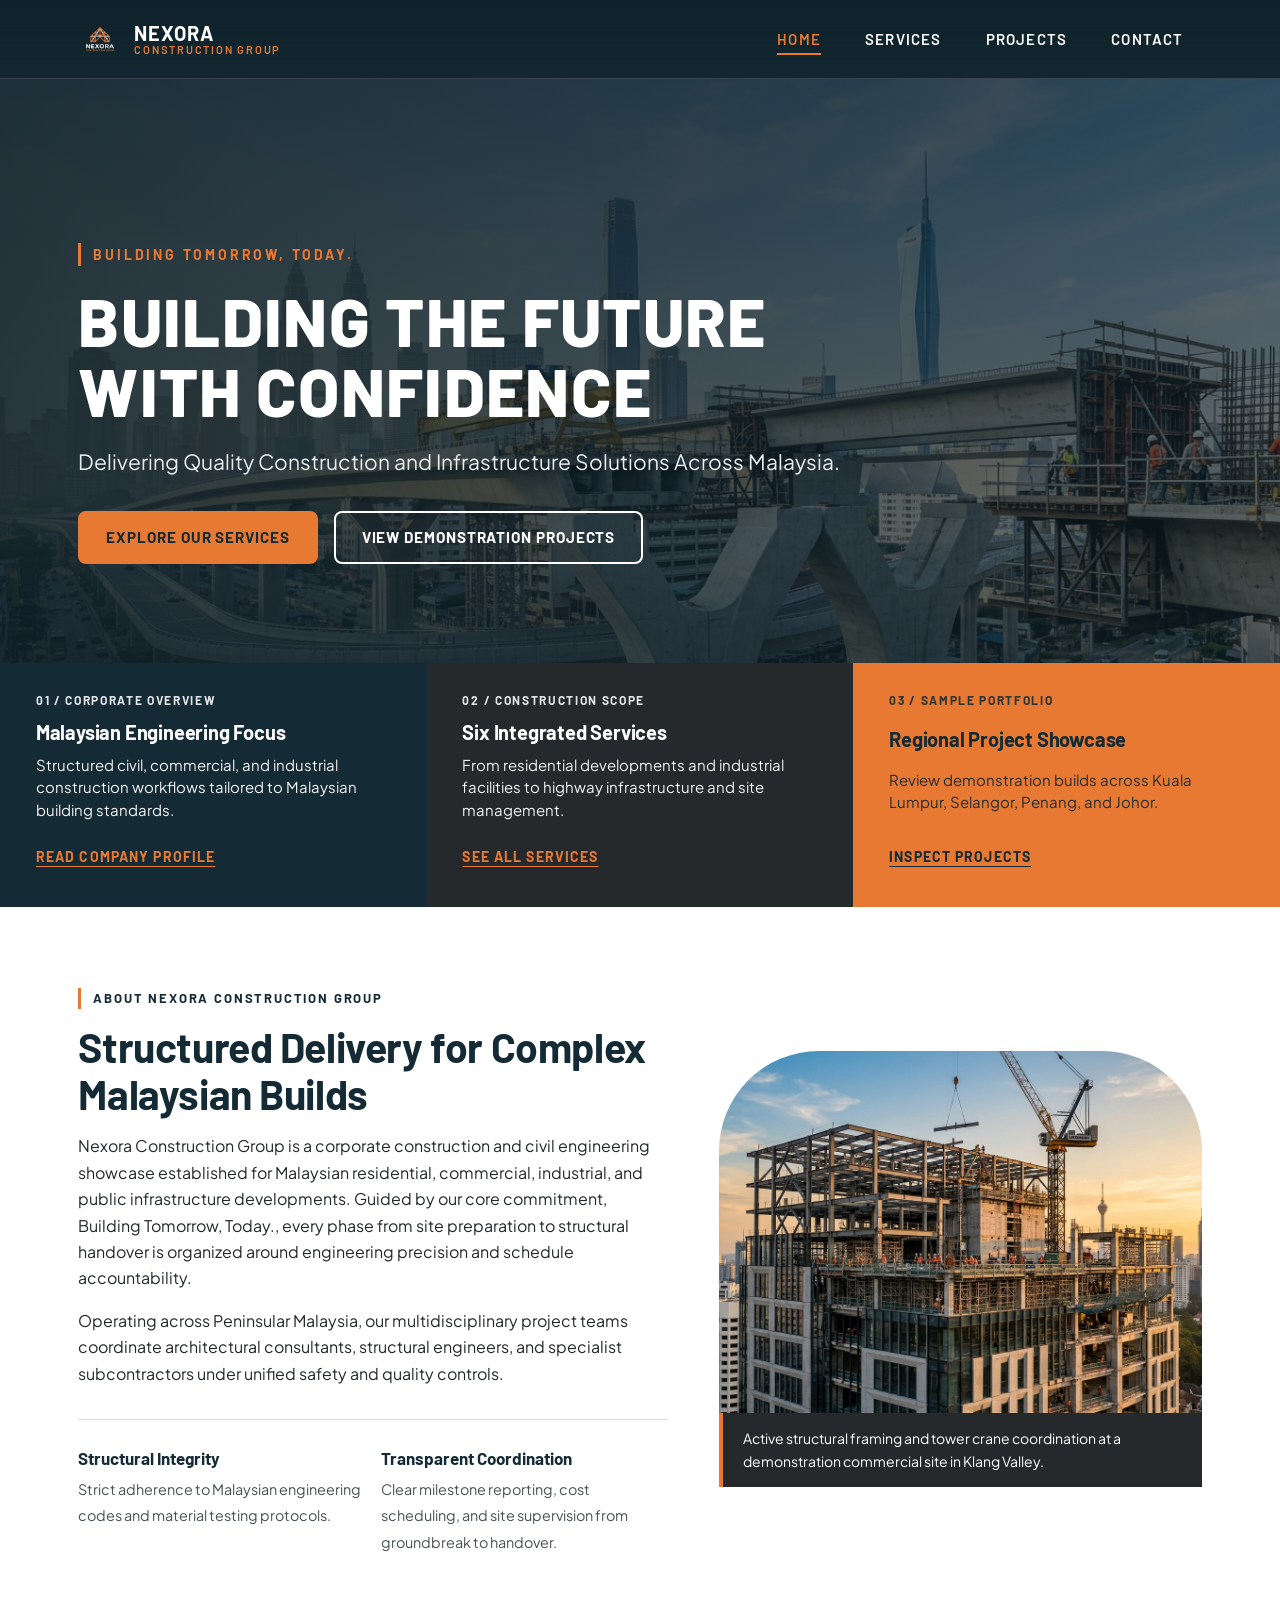
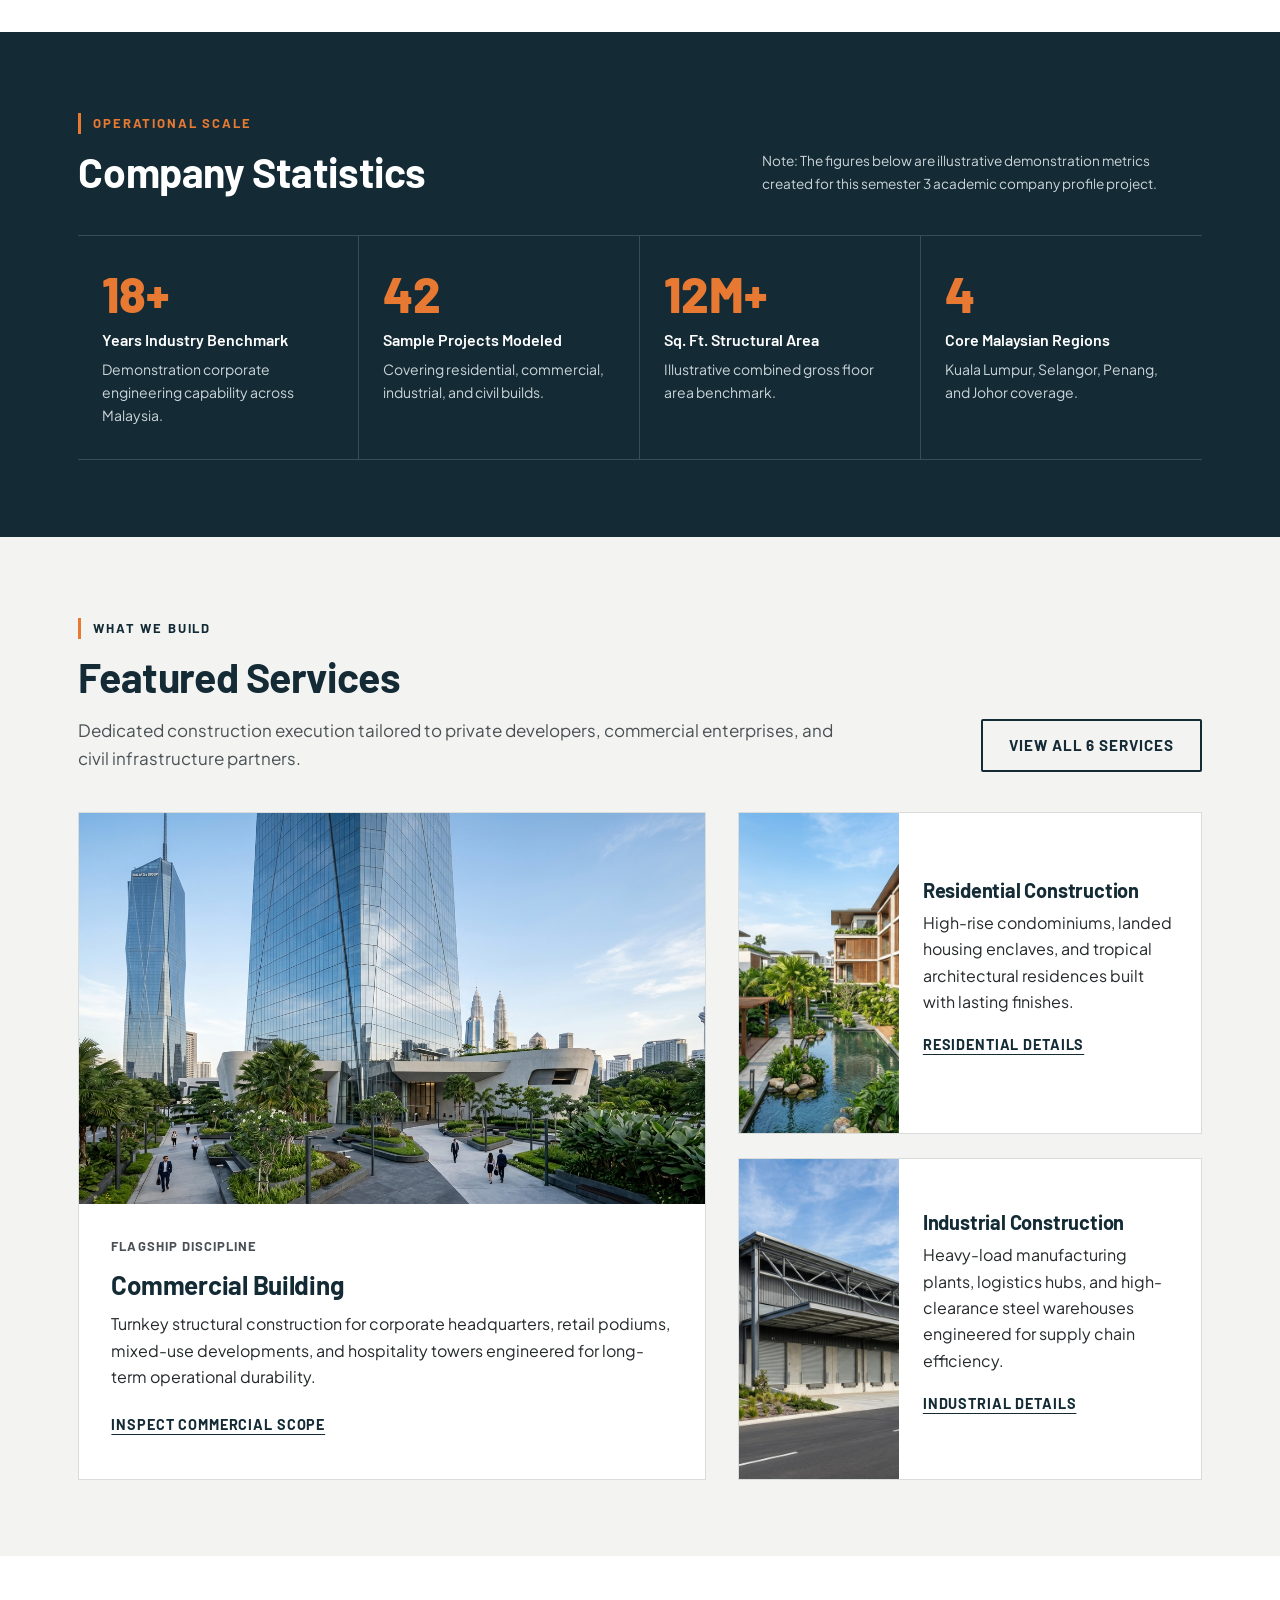
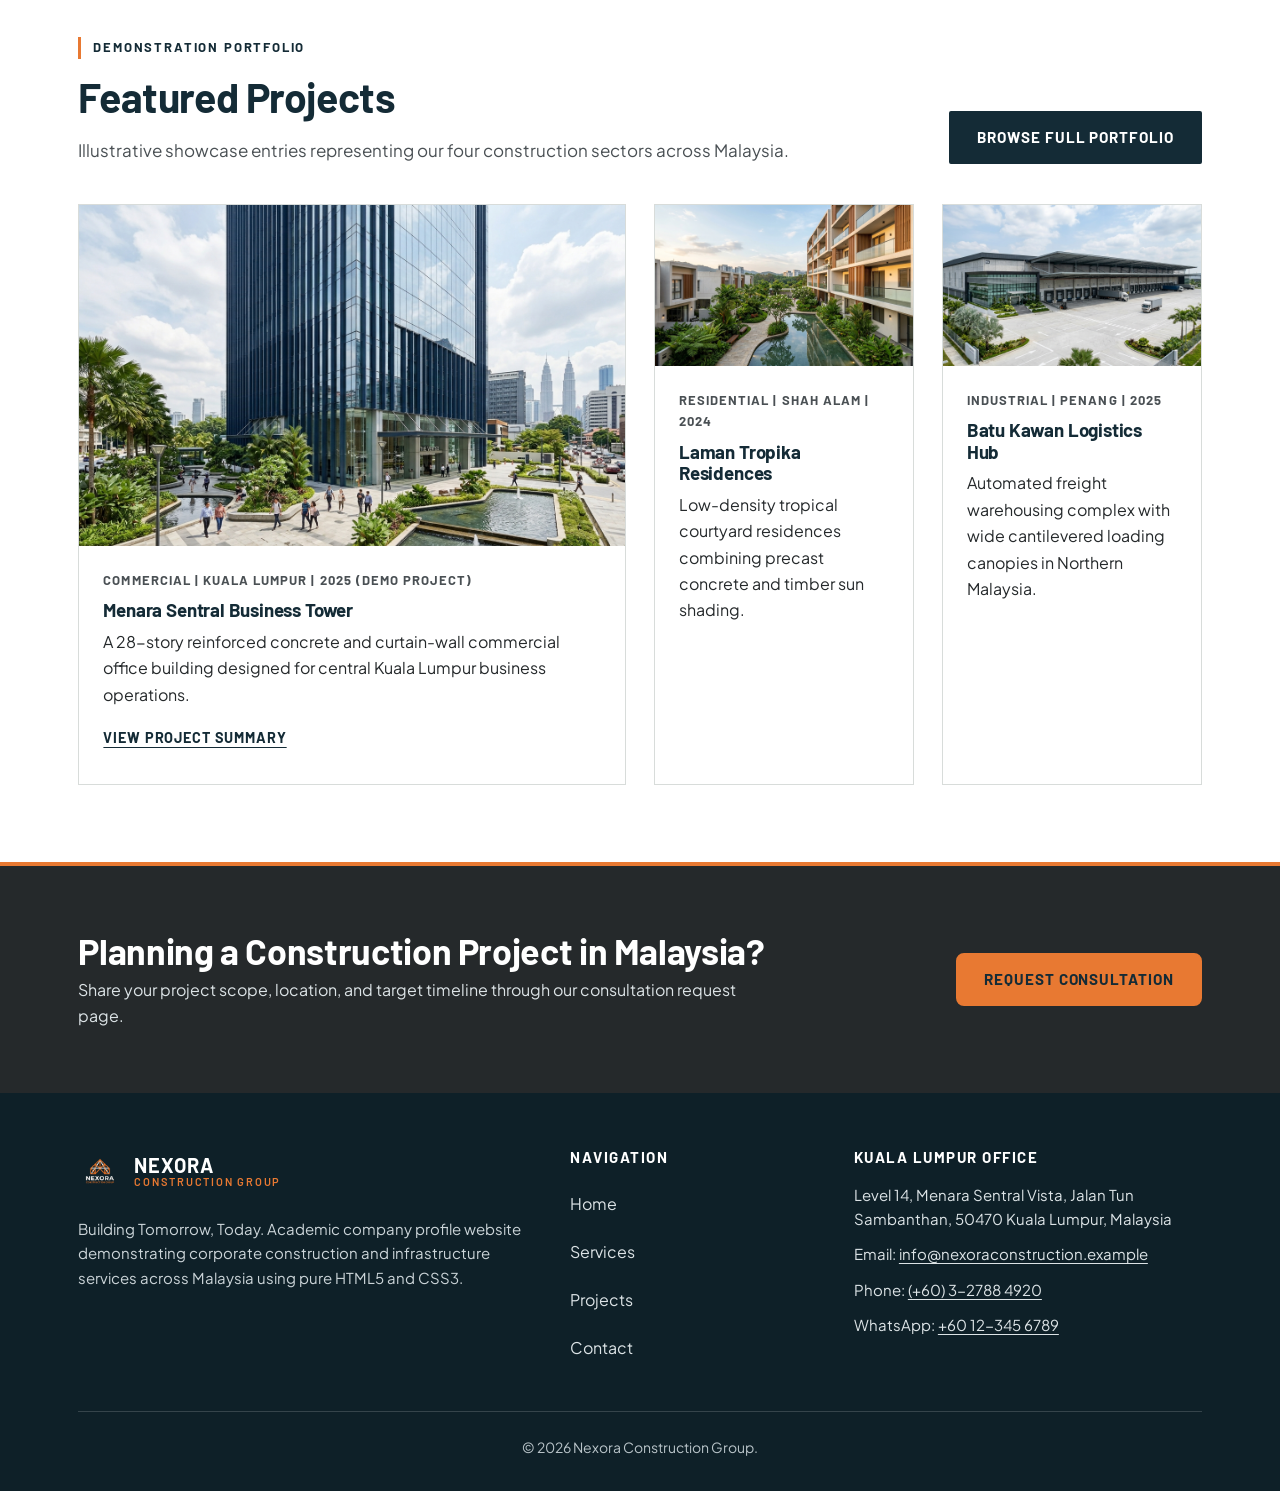
<file: tugas uts/nexora-construction/index.html>
<!DOCTYPE html>
<html lang="en">
<head>
  <meta charset="UTF-8">
  <meta name="viewport" content="width=device-width, initial-scale=1.0">
  <meta name="description" content="Nexora Construction Group delivers residential, commercial, industrial, and infrastructure construction solutions across Malaysia. Building Tomorrow, Today.">
  <title>Nexora Construction Group | Building Tomorrow, Today.</title>
  <link rel="icon" type="image/png" href="images/logo.png">
  <link rel="preconnect" href="https://fonts.googleapis.com">
  <link rel="preconnect" href="https://fonts.gstatic.com" crossorigin>
  <link href="https://fonts.googleapis.com/css2?family=Barlow:wght@600;700;800&family=Plus+Jakarta+Sans:wght@400;500;600;700&display=swap" rel="stylesheet">
  <link rel="stylesheet" href="css/style.css">
</head>
<body>
  <a href="#main-content" class="lompat-konten">Skip to main content</a>

  <header class="header-situs header-melayang">
    <div class="pembungkus header-isi">
      <a href="index.html" class="logo-situs" aria-label="Nexora Construction Group Home">
        <img src="images/logo.png" alt="Nexora Construction Group emblem" class="logo-gambar" width="45px" height="450px">
        <span class="logo-teks">
          <strong>NEXORA</strong>
          <span>CONSTRUCTION GROUP</span>
        </span>
      </a>

      <nav class="navigasi-desktop" aria-label="Primary Navigation">
        <ul class="daftar-menu-desktop">
          <li><a href="index.html" class="tautan-menu tautan-menu-aktif" aria-current="page">Home</a></li>
          <li><a href="services.html" class="tautan-menu">Services</a></li>
          <li><a href="projects.html" class="tautan-menu">Projects</a></li>
          <li><a href="contact.html" class="tautan-menu">Contact</a></li>
        </ul>
      </nav>

      <details class="menu-mobile">
        <summary class="tombol-menu-mobile">Menu</summary>
        <nav class="panel-menu-mobile" aria-label="Mobile Navigation">
          <ul class="daftar-menu-mobile">
            <li><a href="index.html" class="tautan-menu tautan-menu-aktif" aria-current="page">Home</a></li>
            <li><a href="services.html" class="tautan-menu">Services</a></li>
            <li><a href="projects.html" class="tautan-menu">Projects</a></li>
            <li><a href="contact.html" class="tautan-menu">Contact</a></li>
          </ul>
        </nav>
      </details>
    </div>
  </header>

  <main id="main-content">
    <section class="hero-utama" aria-labelledby="hero-heading">
      <img
        src="images/hero-construction.jpg"
        alt="Elevated concrete highway viaduct construction against the Kuala Lumpur skyline in Malaysia"
        class="gambar-hero"
        width="1600"
        height="900"
        fetchpriority="high"
      >
      <div class="lapisan-gelap-hero" aria-hidden="true"></div>

      <div class="pembungkus pembungkus-hero">
        <div class="isi-hero">
          <p class="tagline-hero">Building Tomorrow, Today.</p>
          <h1 id="hero-heading" class="judul-hero">BUILDING THE FUTURE WITH CONFIDENCE</h1>
          <p class="subjudul-hero">
            Delivering Quality Construction and Infrastructure Solutions Across Malaysia.
          </p>
          <div class="aksi-hero">
            <a href="services.html" class="tombol tombol-oranye">Explore Our Services</a>
            <a href="projects.html" class="tombol tombol-garis-putih">View Demonstration Projects</a>
          </div>
        </div>
      </div>

      <div class="strip-hero" aria-label="Company Highlights">
        <article class="kotak-strip kotak-navy">
          <span class="label-strip">01 / Corporate Overview</span>
          <h2>Malaysian Engineering Focus</h2>
          <p>Structured civil, commercial, and industrial construction workflows tailored to Malaysian building standards.</p>
          <a href="#company-overview" class="tautan-strip">Read Company Profile</a>
        </article>

        <article class="kotak-strip kotak-abu">
          <span class="label-strip">02 / Construction Scope</span>
          <h2>Six Integrated Services</h2>
          <p>From residential developments and industrial facilities to highway infrastructure and site management.</p>
          <a href="services.html" class="tautan-strip">See All Services</a>
        </article>

        <article class="kotak-strip kotak-oranye">
          <span class="label-strip">03 / Sample Portfolio</span>
          <h2>Regional Project Showcase</h2>
          <p>Review demonstration builds across Kuala Lumpur, Selangor, Penang, and Johor.</p>
          <a href="projects.html" class="tautan-strip">Inspect Projects</a>
        </article>
      </div>
    </section>

    <section id="company-overview" class="bagian">
      <div class="pembungkus tentang-grid">
        <div class="teks-tentang">
          <span class="garis-aksen">About Nexora Construction Group</span>
          <h2 class="judul-bagian">Structured Delivery for Complex Malaysian Builds</h2>
          <p>
            Nexora Construction Group is a corporate construction and civil engineering showcase established for Malaysian residential, commercial, industrial, and public infrastructure developments. Guided by our core commitment, Building Tomorrow, Today., every phase from site preparation to structural handover is organized around engineering precision and schedule accountability.
          </p>
          <p>
            Operating across Peninsular Malaysia, our multidisciplinary project teams coordinate architectural consultants, structural engineers, and specialist subcontractors under unified safety and quality controls.
          </p>

          <div class="daftar-pilar">
            <div class="kotak-pilar">
              <strong>Structural Integrity</strong>
              <span>Strict adherence to Malaysian engineering codes and material testing protocols.</span>
            </div>
            <div class="kotak-pilar">
              <strong>Transparent Coordination</strong>
              <span>Clear milestone reporting, cost scheduling, and site supervision from groundbreak to handover.</span>
            </div>
          </div>
        </div>

        <figure class="bingkai-foto-tentang">
          <img
            src="images/about-company.jpg"
            alt="Commercial high-rise building structural steel framing and crane operations in Malaysia"
            width="800"
            height="600"
          >
          <figcaption class="keterangan-foto">
            Active structural framing and tower crane coordination at a demonstration commercial site in Klang Valley.
          </figcaption>
        </figure>
      </div>
    </section>

    <section class="bagian bagian-gelap" aria-labelledby="stats-heading">
      <div class="pembungkus">
        <div class="header-statistik">
          <div>
            <span class="garis-aksen garis-aksen-terang">Operational Scale</span>
            <h2 id="stats-heading" class="judul-bagian">Company Statistics</h2>
          </div>
          <p class="catatan-statistik">
            Note: The figures below are illustrative demonstration metrics created for this semester 3 academic company profile project.
          </p>
        </div>

        <div class="wadah-statistik">
          <div class="kotak-statistik">
            <span class="nilai-statistik">18+</span>
            <span class="judul-statistik">Years Industry Benchmark</span>
            <p class="keterangan-statistik">Demonstration corporate engineering capability across Malaysia.</p>
          </div>
          <div class="kotak-statistik">
            <span class="nilai-statistik">42</span>
            <span class="judul-statistik">Sample Projects Modeled</span>
            <p class="keterangan-statistik">Covering residential, commercial, industrial, and civil builds.</p>
          </div>
          <div class="kotak-statistik">
            <span class="nilai-statistik">12M+</span>
            <span class="judul-statistik">Sq. Ft. Structural Area</span>
            <p class="keterangan-statistik">Illustrative combined gross floor area benchmark.</p>
          </div>
          <div class="kotak-statistik">
            <span class="nilai-statistik">4</span>
            <span class="judul-statistik">Core Malaysian Regions</span>
            <p class="keterangan-statistik">Kuala Lumpur, Selangor, Penang, and Johor coverage.</p>
          </div>
        </div>
      </div>
    </section>

    <section class="bagian bagian-terang" aria-labelledby="featured-services-heading">
      <div class="pembungkus">
        <div class="baris-header">
          <div>
            <span class="garis-aksen">What We Build</span>
            <h2 id="featured-services-heading" class="judul-bagian">Featured Services</h2>
            <p class="subjudul-bagian">
              Dedicated construction execution tailored to private developers, commercial enterprises, and civil infrastructure partners.
            </p>
          </div>
          <a href="services.html" class="tombol tombol-garis-gelap">View All 6 Services</a>
        </div>

        <div class="wadah-layanan-unggulan">
          <article class="kartu-layanan-unggulan">
            <div class="foto-layanan-utama">
              <img
                src="images/service-commercial.jpg"
                alt="Completed modern corporate office tower with curtain wall glass facade in Kuala Lumpur"
                width="800"
                height="500"
              >
            </div>
            <div class="isi-layanan-unggulan">
              <span class="label-proyek">Flagship Discipline</span>
              <h3>Commercial Building</h3>
              <p>
                Turnkey structural construction for corporate headquarters, retail podiums, mixed-use developments, and hospitality towers engineered for long-term operational durability.
              </p>
              <a href="services.html#commercial" class="tautan-teks">Inspect Commercial Scope</a>
            </div>
          </article>

          <div class="tumpukan-layanan">
            <article class="baris-layanan">
              <div class="gambar-layanan-kecil">
                <img
                  src="images/service-residential.jpg"
                  alt="Modern tropical residential homes and courtyard landscaping in Malaysia"
                  width="400"
                  height="300"
                >
              </div>
              <div class="isi-baris-layanan">
                <h3>Residential Construction</h3>
                <p>High-rise condominiums, landed housing enclaves, and tropical architectural residences built with lasting finishes.</p>
                <a href="services.html#residential" class="tautan-teks">Residential Details</a>
              </div>
            </article>

            <article class="baris-layanan">
              <div class="gambar-layanan-kecil">
                <img
                  src="images/service-industrial.jpg"
                  alt="Large-scale steel industrial warehouse and logistics bay facility"
                  width="400"
                  height="300"
                >
              </div>
              <div class="isi-baris-layanan">
                <h3>Industrial Construction</h3>
                <p>Heavy-load manufacturing plants, logistics hubs, and high-clearance steel warehouses engineered for supply chain efficiency.</p>
                <a href="services.html#industrial" class="tautan-teks">Industrial Details</a>
              </div>
            </article>
          </div>
        </div>
      </div>
    </section>

    <section class="bagian" aria-labelledby="featured-projects-heading">
      <div class="pembungkus">
        <div class="baris-header">
          <div>
            <span class="garis-aksen">Demonstration Portfolio</span>
            <h2 id="featured-projects-heading" class="judul-bagian">Featured Projects</h2>
            <p class="subjudul-bagian">
              Illustrative showcase entries representing our four construction sectors across Malaysia.
            </p>
          </div>
          <a href="projects.html" class="tombol tombol-gelap">Browse Full Portfolio</a>
        </div>

        <div class="wadah-proyek-beranda">
          <article class="kartu-proyek-beranda kartu-proyek-lebar">
            <div class="foto-proyek">
              <img
                src="images/project-01.jpg"
                alt="28-story contemporary commercial office tower with glass facade in Kuala Lumpur"
                width="900"
                height="560"
              >
            </div>
            <div class="isi-proyek-beranda">
              <span class="label-proyek">Commercial | Kuala Lumpur | 2025 (Demo Project)</span>
              <h3>Menara Sentral Business Tower</h3>
              <p>A 28-story reinforced concrete and curtain-wall commercial office building designed for central Kuala Lumpur business operations.</p>
              <a href="projects.html" class="tautan-teks">View Project Summary</a>
            </div>
          </article>

          <article class="kartu-proyek-beranda kartu-proyek-sedang">
            <div class="foto-proyek">
              <img
                src="images/project-02.jpg"
                alt="Modern residential courtyard homes with vertical timber louvers in Shah Alam"
                width="600"
                height="375"
              >
            </div>
            <div class="isi-proyek-beranda">
              <span class="label-proyek">Residential | Shah Alam | 2024</span>
              <h3>Laman Tropika Residences</h3>
              <p>Low-density tropical courtyard residences combining precast concrete and timber sun shading.</p>
            </div>
          </article>

          <article class="kartu-proyek-beranda kartu-proyek-sedang">
            <div class="foto-proyek">
              <img
                src="images/project-03.jpg"
                alt="High-tech logistics distribution facility in Batu Kawan Penang"
                width="600"
                height="375"
              >
            </div>
            <div class="isi-proyek-beranda">
              <span class="label-proyek">Industrial | Penang | 2025</span>
              <h3>Batu Kawan Logistics Hub</h3>
              <p>Automated freight warehousing complex with wide cantilevered loading canopies in Northern Malaysia.</p>
            </div>
          </article>
        </div>
      </div>
    </section>

    <section class="bagian-cta" aria-labelledby="home-cta-heading">
      <div class="pembungkus baris-cta">
        <div>
          <h2 id="home-cta-heading">Planning a Construction Project in Malaysia?</h2>
          <p>Share your project scope, location, and target timeline through our consultation request page.</p>
        </div>
        <a href="contact.html" class="tombol tombol-oranye">Request Consultation</a>
      </div>
    </section>
  </main>

  <footer class="kaki-situs">
    <div class="pembungkus">
      <div class="wadah-footer">
        <div>
          <a href="index.html" class="logo-situs">
            <img src="images/logo.png" alt="Nexora Construction Group emblem" class="logo-gambar" width="44" height="44">
            <span class="logo-teks">
              <strong>NEXORA</strong>
              <dev class="logo-bawah">
              <span>CONSTRUCTION GROUP</span>
              </dev>
            </span>
          </a>
          <p class="ringkasan-footer">
            Building Tomorrow, Today. Academic company profile website demonstrating corporate construction and infrastructure services across Malaysia using pure HTML5 and CSS3.
          </p>
        </div>

        <div>
          <h2 class="judul-footer">Navigation</h2>
          <ul class="daftar-menu-footer">
            <li><a href="index.html">Home</a></li>
            <li><a href="services.html">Services</a></li>
            <li><a href="projects.html">Projects</a></li>
            <li><a href="contact.html">Contact</a></li>
          </ul>
        </div>

        <div>
          <h2 class="judul-footer">Kuala Lumpur Office </h2>
          <ul class="daftar-kontak-footer">
            <li>Level 14, Menara Sentral Vista, Jalan Tun Sambanthan, 50470 Kuala Lumpur, Malaysia</li>
            <li>Email: <a href="mailto:info@nexoraconstruction.example">info@nexoraconstruction.example</a></li>
            <li>Phone: <a href="tel:+60327884920">(+60) 3-2788 4920</a></li>
            <li>WhatsApp: <a href="https://wa.me/60123456789" target="_blank" rel="noopener noreferrer">+60 12-345 6789</a></li>
          </ul>
        </div>
      </div>

      <div class="meta-bawah-footer">
        <p>&copy; 2026 Nexora Construction Group.</p>
      </div>
    </div>
  </footer>
</body>
</html>
</file>
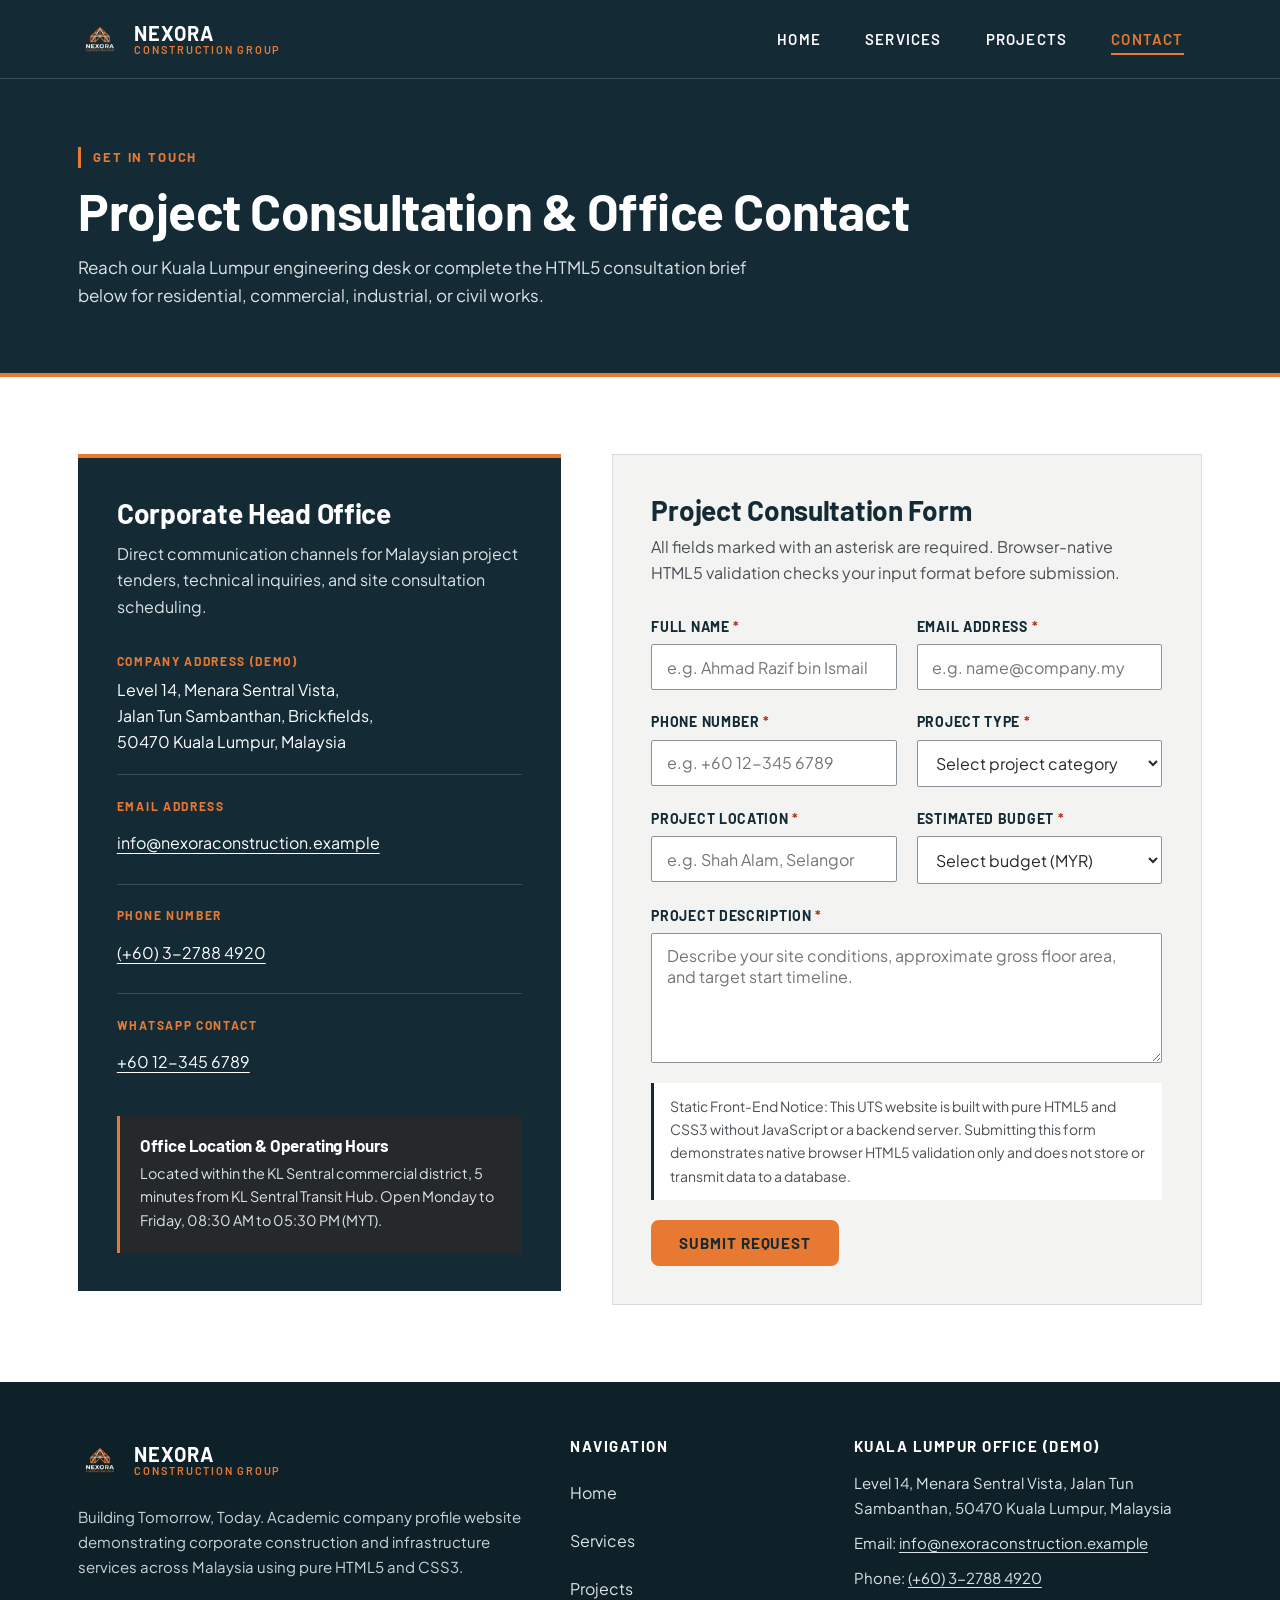
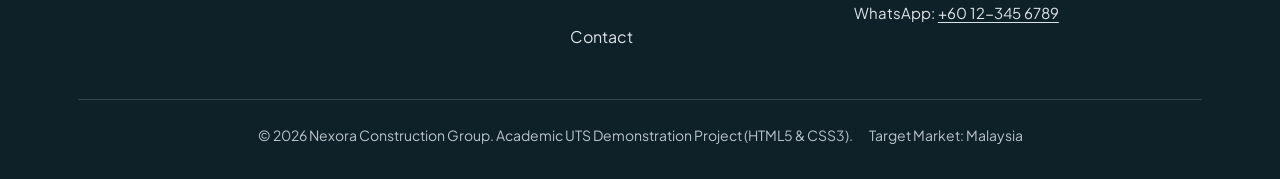
<file: tugas uts/nexora-construction/contact.html>
<!DOCTYPE html>
<html lang="en">
<head>
  <meta charset="UTF-8">
  <meta name="viewport" content="width=device-width, initial-scale=1.0">
  <meta name="description" content="Contact Nexora Construction Group in Kuala Lumpur, Malaysia. View corporate office details and submit a project consultation request.">
  <title>Contact | Nexora Construction Group</title>
  <link rel="icon" type="image/png" href="images/logo.png">
  <link rel="preconnect" href="https://fonts.googleapis.com">
  <link rel="preconnect" href="https://fonts.gstatic.com" crossorigin>
  <link href="https://fonts.googleapis.com/css2?family=Barlow:wght@600;700;800&family=Plus+Jakarta+Sans:wght@400;500;600;700&display=swap" rel="stylesheet">
  <link rel="stylesheet" href="css/style.css">
</head>
<body>
  <a href="#main-content" class="lompat-konten">Skip to main content</a>

  <header class="header-situs">
    <div class="pembungkus header-isi">
      <a href="index.html" class="logo-situs" aria-label="Nexora Construction Group Home">
        <img src="images/logo.png" alt="Nexora Construction Group emblem" class="logo-gambar" width="44" height="44">
        <span class="logo-teks">
          <strong>NEXORA</strong>
          <span>CONSTRUCTION GROUP</span>
        </span>
      </a>

      <nav class="navigasi-desktop" aria-label="Primary Navigation">
        <ul class="daftar-menu-desktop">
          <li><a href="index.html" class="tautan-menu">Home</a></li>
          <li><a href="services.html" class="tautan-menu">Services</a></li>
          <li><a href="projects.html" class="tautan-menu">Projects</a></li>
          <li><a href="contact.html" class="tautan-menu tautan-menu-aktif" aria-current="page">Contact</a></li>
        </ul>
      </nav>

      <details class="menu-mobile">
        <summary class="tombol-menu-mobile">Menu</summary>
        <nav class="panel-menu-mobile" aria-label="Mobile Navigation">
          <ul class="daftar-menu-mobile">
            <li><a href="index.html" class="tautan-menu">Home</a></li>
            <li><a href="services.html" class="tautan-menu">Services</a></li>
            <li><a href="projects.html" class="tautan-menu">Projects</a></li>
            <li><a href="contact.html" class="tautan-menu tautan-menu-aktif" aria-current="page">Contact</a></li>
          </ul>
        </nav>
      </details>
    </div>
  </header>

  <main id="main-content">
    <section class="spanduk-halaman" aria-labelledby="contact-page-title">
      <div class="pembungkus pembungkus-spanduk">
        <div>
          <span class="garis-aksen garis-aksen-terang">Get In Touch</span>
          <h1 id="contact-page-title" class="judul-banner">Project Consultation &amp; Office Contact</h1>
          <p class="subjudul-banner">
            Reach our Kuala Lumpur engineering desk or complete the HTML5 consultation brief below for residential, commercial, industrial, or civil works.
          </p>
        </div>
      </div>
    </section>

    <section class="bagian" aria-label="Contact Details and Consultation Form">
      <div class="pembungkus wadah-kontak">
        <aside class="info-kantor" aria-labelledby="office-info-heading">
          <h2 id="office-info-heading">Corporate Head Office</h2>
          <p class="pengantar-kontak">
            Direct communication channels for Malaysian project tenders, technical inquiries, and site consultation scheduling.
          </p>

          <ul class="daftar-kontak">
            <li class="item-kontak">
              <span class="label-kontak">Company Address (Demo)</span>
              <p class="nilai-kontak">
                Level 14, Menara Sentral Vista,<br>
                Jalan Tun Sambanthan, Brickfields,<br>
                50470 Kuala Lumpur, Malaysia
              </p>
            </li>

            <li class="item-kontak">
              <span class="label-kontak">Email Address</span>
              <a href="mailto:info@nexoraconstruction.example" class="tautan-kontak">
                info@nexoraconstruction.example
              </a>
            </li>

            <li class="item-kontak">
              <span class="label-kontak">Phone Number</span>
              <a href="tel:+60327884920" class="tautan-kontak">
                (+60) 3-2788 4920
              </a>
            </li>

            <li class="item-kontak">
              <span class="label-kontak">WhatsApp Contact</span>
              <a href="https://wa.me/60123456789" target="_blank" rel="noopener noreferrer" class="tautan-kontak">
                +60 12-345 6789 
              </a>
            </li>
          </ul>

          <div class="kotak-lokasi">
            <h3>Office Location &amp; Operating Hours</h3>
            <p>
              Located within the KL Sentral commercial district, 5 minutes from KL Sentral Transit Hub. Open Monday to Friday, 08:30 AM to 05:30 PM (MYT).
            </p>
          </div>
        </aside>

        <div class="area-formulir">
          <h2>Project Consultation Form</h2>
          <p class="pengantar-form">
            All fields marked with an asterisk are required. Browser-native HTML5 validation checks your input format before submission.
          </p>

          <div id="notif-pesanan" class="notif-pesanan" role="status" aria-live="polite">
            <div class="isi-notif-pesanan">
              <span class="ikon-notif" aria-hidden="true">&#10003;</span>
              <div class="teks-notif-pesanan">
                <strong>Pesanan Diterima!</strong>
                <p>Pesanan Anda telah diterima oleh tim kami, kamu akan dihubungi lewat WhatsApp.</p>
              </div>
            </div>
            <a href="#formulir-konsultasi" class="tutup-notif" aria-label="Tutup notifikasi">&times;</a>
          </div>

          <form id="formulir-konsultasi" action="contact.html#notif-pesanan" method="get" class="formulir-konsultasi">
            <div class="grup-input">
              <label for="full-name">Full Name <span class="tanda-wajib">*</span></label>
              <input
                type="text"
                id="full-name"
                name="full_name"
                placeholder="e.g. Ahmad Razif bin Ismail"
                required
                minlength="2"
                autocomplete="name"
              >
            </div>

            <div class="grup-input">
              <label for="email-address">Email Address <span class="tanda-wajib">*</span></label>
              <input
                type="email"
                id="email-address"
                name="email"
                placeholder="e.g. name@company.my"
                required
                autocomplete="email"
              >
            </div>

            <div class="grup-input">
              <label for="phone-number">Phone Number <span class="tanda-wajib">*</span></label>
              <input
                type="tel"
                id="phone-number"
                name="phone"
                placeholder="e.g. +60 12-345 6789"
                required
                pattern="[+0-9\s\-]{8,20}"
                autocomplete="tel"
              >
            </div>

            <div class="grup-input">
              <label for="project-type">Project Type <span class="tanda-wajib">*</span></label>
              <select id="project-type" name="project_type" required>
                <option value="">Select project category</option>
                <option value="residential">Residential Construction</option>
                <option value="commercial">Commercial Building</option>
                <option value="industrial">Industrial Construction</option>
                <option value="renovation">Renovation &amp; Remodeling</option>
                <option value="infrastructure">Infrastructure Development</option>
                <option value="management">Project Management</option>
              </select>
            </div>

            <div class="grup-input">
              <label for="project-location">Project Location <span class="tanda-wajib">*</span></label>
              <input
                type="text"
                id="project-location"
                name="project_location"
                placeholder="e.g. Shah Alam, Selangor"
                required
                minlength="2"
              >
            </div>

            <div class="grup-input">
              <label for="estimated-budget">Estimated Budget <span class="tanda-wajib">*</span></label>
              <select id="estimated-budget" name="estimated_budget" required>
                <option value="">Select budget (MYR)</option>
                <option value="under-500k">Under RM 500,000</option>
                <option value="500k-2m">RM 500,000 to RM 2 Million</option>
                <option value="2m-10m">RM 2 Million to RM 10 Million</option>
                <option value="above-10m">Above RM 10 Million</option>
              </select>
            </div>

            <div class="grup-input grup-input-penuh">
              <label for="project-description">Project Description <span class="tanda-wajib">*</span></label>
              <textarea
                id="project-description"
                name="project_description"
                placeholder="Describe your site conditions, approximate gross floor area, and target start timeline."
                required
                minlength="15"
              ></textarea>
            </div>

            <p id="form-notice" class="catatan-form">
              Static Front-End Notice: This UTS website is built with pure HTML5 and CSS3 without JavaScript or a backend server. Submitting this form demonstrates native browser HTML5 validation only and does not store or transmit data to a database.
            </p>

            <div class="baris-tombol-form">
              <button type="submit" class="tombol tombol-oranye">Submit Request</button>
            </div>
          </form>
        </div>
      </div>
    </section>
  </main>

  <footer class="kaki-situs">
    <div class="pembungkus">
      <div class="wadah-footer">
        <div>
          <a href="index.html" class="logo-situs">
            <img src="images/logo.png" alt="Nexora Construction Group emblem" class="logo-gambar" width="44" height="44">
            <span class="logo-teks">
              <strong>NEXORA</strong>
              <span>CONSTRUCTION GROUP</span>
            </span>
          </a>
          <p class="ringkasan-footer">
            Building Tomorrow, Today. Academic company profile website demonstrating corporate construction and infrastructure services across Malaysia using pure HTML5 and CSS3.
          </p>
        </div>

        <div>
          <h2 class="judul-footer">Navigation</h2>
          <ul class="daftar-menu-footer">
            <li><a href="index.html">Home</a></li>
            <li><a href="services.html">Services</a></li>
            <li><a href="projects.html">Projects</a></li>
            <li><a href="contact.html">Contact</a></li>
          </ul>
        </div>

        <div>
          <h2 class="judul-footer">Kuala Lumpur Office (Demo)</h2>
          <ul class="daftar-kontak-footer">
            <li>Level 14, Menara Sentral Vista, Jalan Tun Sambanthan, 50470 Kuala Lumpur, Malaysia</li>
            <li>Email: <a href="mailto:info@nexoraconstruction.example">info@nexoraconstruction.example</a></li>
            <li>Phone: <a href="tel:+60327884920">(+60) 3-2788 4920</a></li>
            <li>WhatsApp: <a href="https://wa.me/60123456789" target="_blank" rel="noopener noreferrer">+60 12-345 6789</a></li>
          </ul>
        </div>
      </div>

      <div class="meta-bawah-footer">
        <p>&copy; 2026 Nexora Construction Group. Academic UTS Demonstration Project (HTML5 &amp; CSS3).</p>
        <p>Target Market: Malaysia</p>
      </div>
    </div>
  </footer>
</body>
</html>
</file>
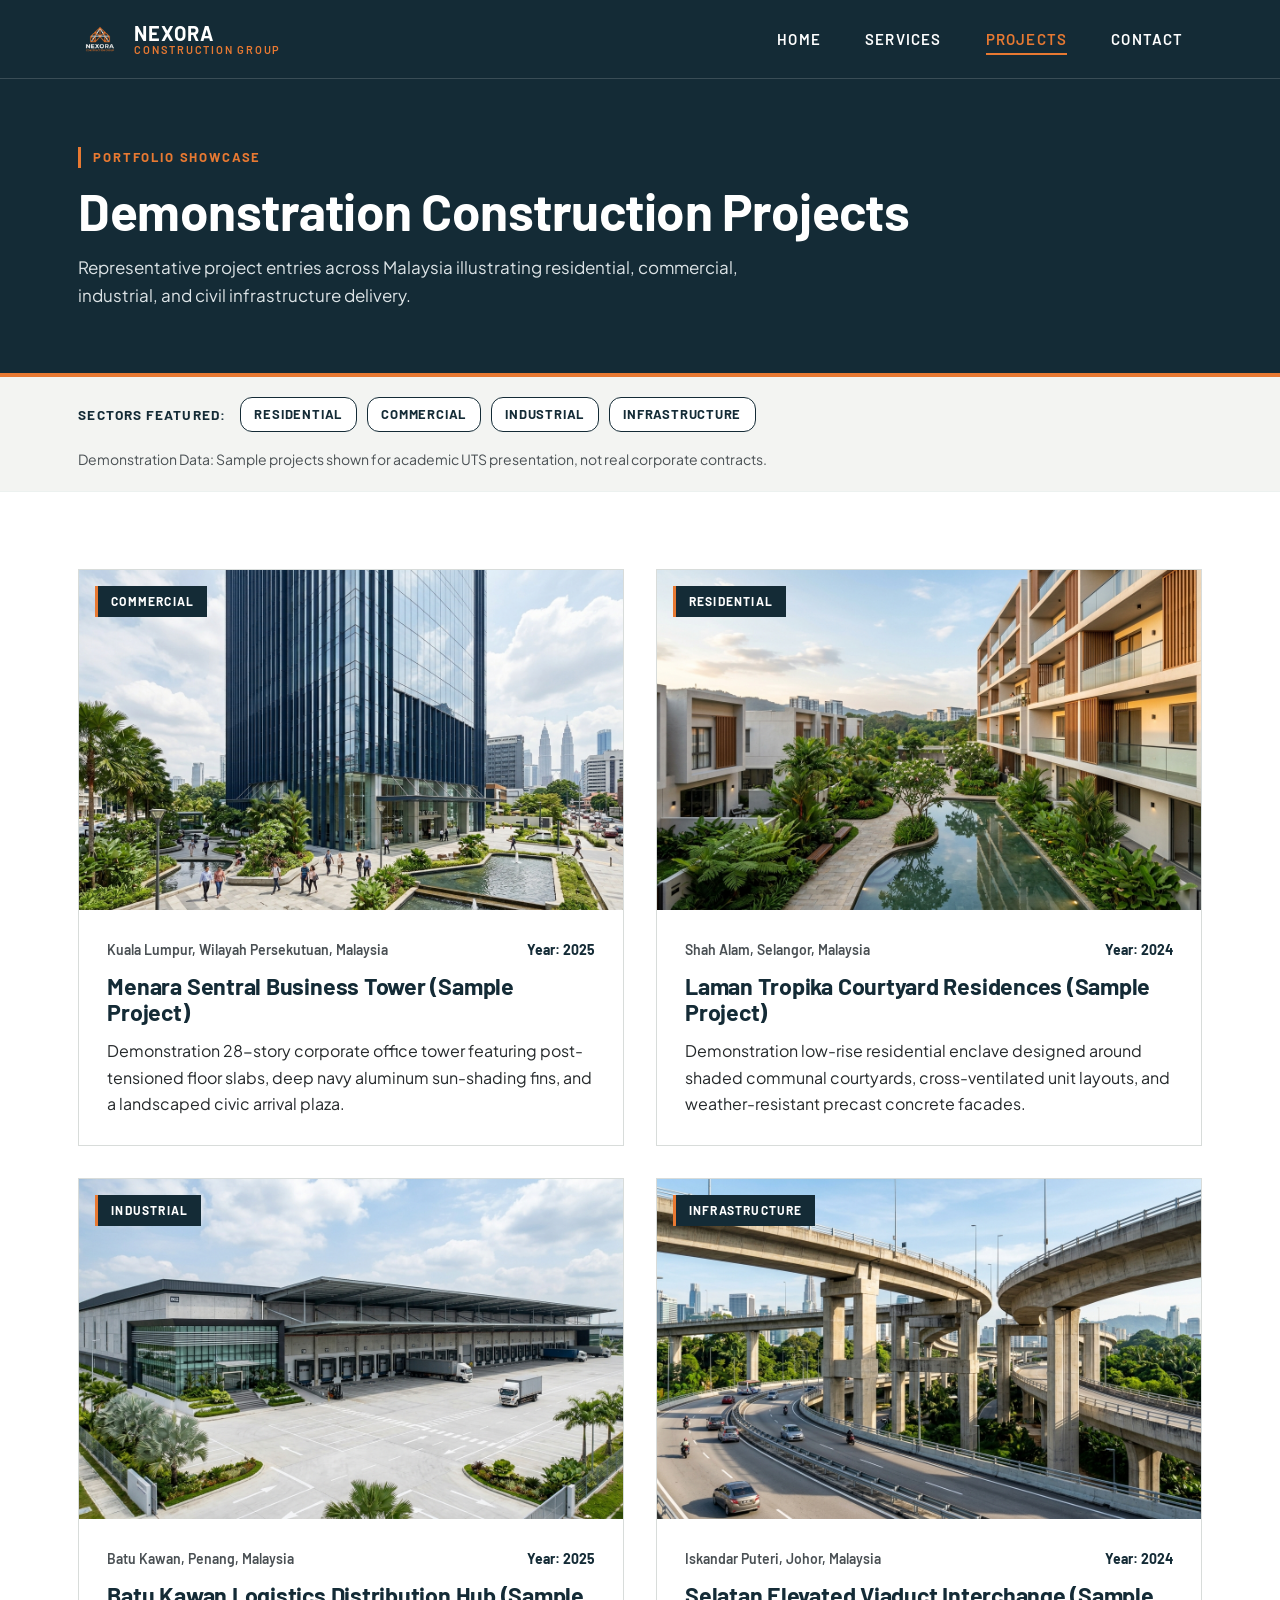
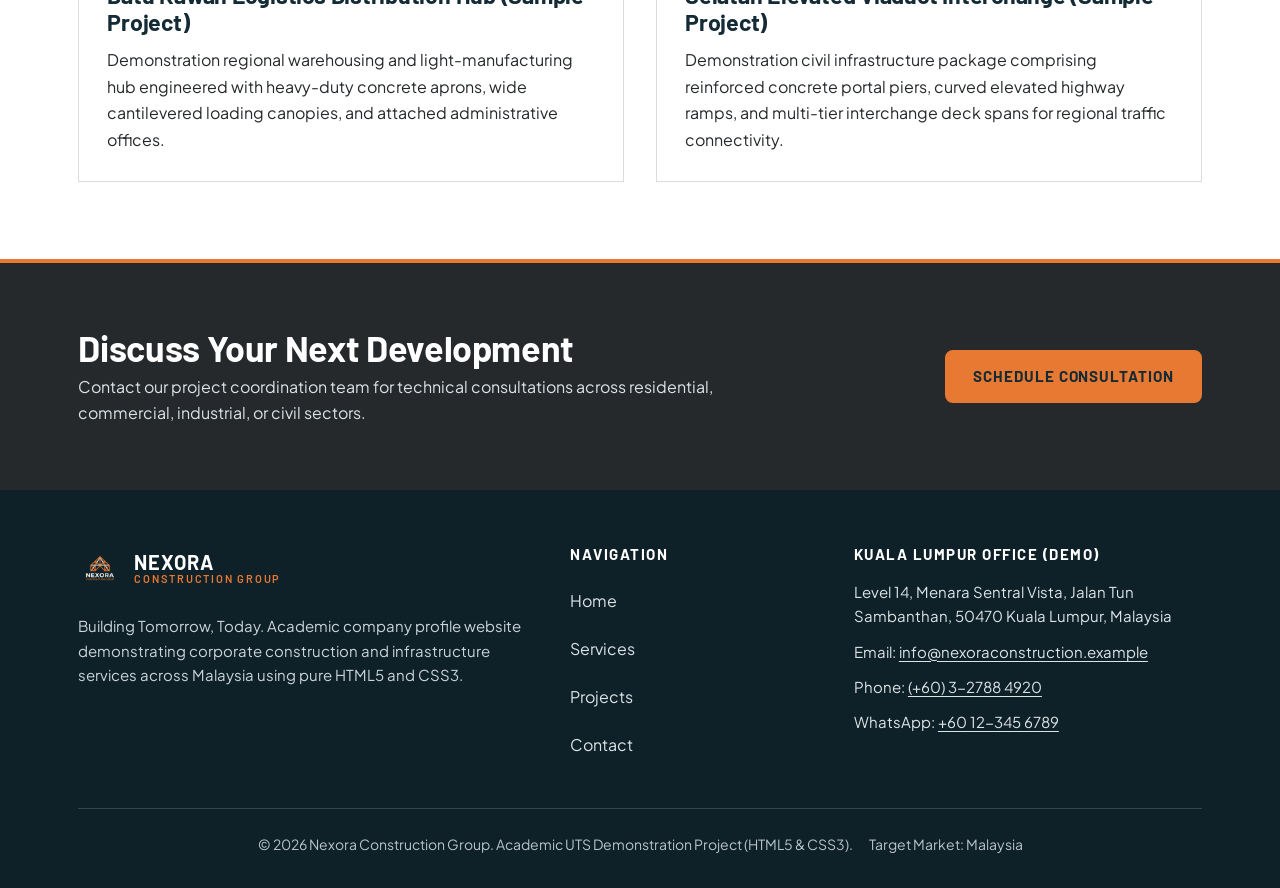
<file: tugas uts/nexora-construction/projects.html>
<!DOCTYPE html>
<html lang="en">
<head>
  <meta charset="UTF-8">
  <meta name="viewport" content="width=device-width, initial-scale=1.0">
  <meta name="description" content="Demonstration portfolio of Nexora Construction Group projects across Residential, Commercial, Industrial, and Infrastructure sectors in Malaysia.">
  <title>Projects | Nexora Construction Group</title>
  <link rel="icon" type="image/png" href="images/logo.png">
  <link rel="preconnect" href="https://fonts.googleapis.com">
  <link rel="preconnect" href="https://fonts.gstatic.com" crossorigin>
  <link href="https://fonts.googleapis.com/css2?family=Barlow:wght@600;700;800&family=Plus+Jakarta+Sans:wght@400;500;600;700&display=swap" rel="stylesheet">
  <link rel="stylesheet" href="css/style.css">
</head>
<body>
  <a href="#main-content" class="lompat-konten">Skip to main content</a>

  <header class="header-situs">
    <div class="pembungkus header-isi">
      <a href="index.html" class="logo-situs" aria-label="Nexora Construction Group Home">
        <img src="images/logo.png" alt="Nexora Construction Group emblem" class="logo-gambar" width="44" height="44">
        <span class="logo-teks">
          <strong>NEXORA</strong>
          <span>CONSTRUCTION GROUP</span>
        </span>
      </a>

      <nav class="navigasi-desktop" aria-label="Primary Navigation">
        <ul class="daftar-menu-desktop">
          <li><a href="index.html" class="tautan-menu">Home</a></li>
          <li><a href="services.html" class="tautan-menu">Services</a></li>
          <li><a href="projects.html" class="tautan-menu tautan-menu-aktif" aria-current="page">Projects</a></li>
          <li><a href="contact.html" class="tautan-menu">Contact</a></li>
        </ul>
      </nav>

      <details class="menu-mobile">
        <summary class="tombol-menu-mobile">Menu</summary>
        <nav class="panel-menu-mobile" aria-label="Mobile Navigation">
          <ul class="daftar-menu-mobile">
            <li><a href="index.html" class="tautan-menu">Home</a></li>
            <li><a href="services.html" class="tautan-menu">Services</a></li>
            <li><a href="projects.html" class="tautan-menu tautan-menu-aktif" aria-current="page">Projects</a></li>
            <li><a href="contact.html" class="tautan-menu">Contact</a></li>
          </ul>
        </nav>
      </details>
    </div>
  </header>

  <main id="main-content">
    <section class="spanduk-halaman" aria-labelledby="projects-page-title">
      <div class="pembungkus pembungkus-spanduk">
        <div>
          <span class="garis-aksen garis-aksen-terang">Portfolio Showcase</span>
          <h1 id="projects-page-title" class="judul-banner">Demonstration Construction Projects</h1>
          <p class="subjudul-banner">
            Representative project entries across Malaysia illustrating residential, commercial, industrial, and civil infrastructure delivery.
          </p>
        </div>
      </div>
    </section>

    <section class="pita-kategori" aria-label="Project Categories">
      <div class="pembungkus pembungkus-pita">
        <div class="kelompok-tag">
          <span class="judul-kategori-pita">Sectors Featured:</span>
          <span class="tag-sektor">Residential</span>
          <span class="tag-sektor">Commercial</span>
          <span class="tag-sektor">Industrial</span>
          <span class="tag-sektor">Infrastructure</span>
        </div>
        <p class="catatan-demonstrasi">
          Demonstration Data: Sample projects shown for academic UTS presentation, not real corporate contracts.
        </p>
      </div>
    </section>

    <section class="bagian" aria-label="Project Gallery">
      <div class="pembungkus galeri-proyek">
        <article class="kartu-proyek">
          <div class="foto-proyek">
            <img
              src="images/project-01.jpg"
              alt="28-story contemporary commercial office building with navy aluminum fins and glass facade in Kuala Lumpur"
              width="800"
              height="500"
            >
            <span class="label-kategori">Commercial</span>
          </div>
          <div class="isi-kartu-proyek">
            <div class="meta-proyek">
              <span>Kuala Lumpur, Wilayah Persekutuan, Malaysia</span>
              <span class="tahun-proyek">Year: 2025</span>
            </div>
            <h2>Menara Sentral Business Tower (Sample Project)</h2>
            <p>
              Demonstration 28-story corporate office tower featuring post-tensioned floor slabs, deep navy aluminum sun-shading fins, and a landscaped civic arrival plaza.
            </p>
          </div>
        </article>

        <article class="kartu-proyek">
          <div class="foto-proyek">
            <img
              src="images/project-02.jpg"
              alt="Modern residential apartment and townhouse enclave with timber louvers in Shah Alam Selangor"
              width="800"
              height="500"
            >
            <span class="label-kategori">Residential</span>
          </div>
          <div class="isi-kartu-proyek">
            <div class="meta-proyek">
              <span>Shah Alam, Selangor, Malaysia</span>
              <span class="tahun-proyek">Year: 2024</span>
            </div>
            <h2>Laman Tropika Courtyard Residences (Sample Project)</h2>
            <p>
              Demonstration low-rise residential enclave designed around shaded communal courtyards, cross-ventilated unit layouts, and weather-resistant precast concrete facades.
            </p>
          </div>
        </article>

        <article class="kartu-proyek">
          <div class="foto-proyek">
            <img
              src="images/project-03.jpg"
              alt="Modern industrial logistics distribution center with steel canopy in Batu Kawan Penang"
              width="800"
              height="500"
            >
            <span class="label-kategori">Industrial</span>
          </div>
          <div class="isi-kartu-proyek">
            <div class="meta-proyek">
              <span>Batu Kawan, Penang, Malaysia</span>
              <span class="tahun-proyek">Year: 2025</span>
            </div>
            <h2>Batu Kawan Logistics Distribution Hub (Sample Project)</h2>
            <p>
              Demonstration regional warehousing and light-manufacturing hub engineered with heavy-duty concrete aprons, wide cantilevered loading canopies, and attached administrative offices.
            </p>
          </div>
        </article>

        <article class="kartu-proyek">
          <div class="foto-proyek">
            <img
              src="images/project-04.jpg"
              alt="Multi-level elevated concrete highway viaduct and interchange in Johor Malaysia"
              width="800"
              height="500"
            >
            <span class="label-kategori">Infrastructure</span>
          </div>
          <div class="isi-kartu-proyek">
            <div class="meta-proyek">
              <span>Iskandar Puteri, Johor, Malaysia</span>
              <span class="tahun-proyek">Year: 2024</span>
            </div>
            <h2>Selatan Elevated Viaduct Interchange (Sample Project)</h2>
            <p>
              Demonstration civil infrastructure package comprising reinforced concrete portal piers, curved elevated highway ramps, and multi-tier interchange deck spans for regional traffic connectivity.
            </p>
          </div>
        </article>
      </div>
    </section>

    <section class="bagian-cta" aria-labelledby="projects-cta-heading">
      <div class="pembungkus baris-cta">
        <div>
          <h2 id="projects-cta-heading">Discuss Your Next Development</h2>
          <p>Contact our project coordination team for technical consultations across residential, commercial, industrial, or civil sectors.</p>
        </div>
        <a href="contact.html" class="tombol tombol-oranye">Schedule Consultation</a>
      </div>
    </section>
  </main>

  <footer class="kaki-situs">
    <div class="pembungkus">
      <div class="wadah-footer">
        <div>
          <a href="index.html" class="logo-situs">
            <img src="images/logo.png" alt="Nexora Construction Group emblem" class="logo-gambar" width="44" height="44">
            <span class="logo-teks">
              <strong>NEXORA</strong>
              <span>CONSTRUCTION GROUP</span>
            </span>
          </a>
          <p class="ringkasan-footer">
            Building Tomorrow, Today. Academic company profile website demonstrating corporate construction and infrastructure services across Malaysia using pure HTML5 and CSS3.
          </p>
        </div>

        <div>
          <h2 class="judul-footer">Navigation</h2>
          <ul class="daftar-menu-footer">
            <li><a href="index.html">Home</a></li>
            <li><a href="services.html">Services</a></li>
            <li><a href="projects.html">Projects</a></li>
            <li><a href="contact.html">Contact</a></li>
          </ul>
        </div>

        <div>
          <h2 class="judul-footer">Kuala Lumpur Office (Demo)</h2>
          <ul class="daftar-kontak-footer">
            <li>Level 14, Menara Sentral Vista, Jalan Tun Sambanthan, 50470 Kuala Lumpur, Malaysia</li>
            <li>Email: <a href="mailto:info@nexoraconstruction.example">info@nexoraconstruction.example</a></li>
            <li>Phone: <a href="tel:+60327884920">(+60) 3-2788 4920</a></li>
            <li>WhatsApp: <a href="https://wa.me/60123456789" target="_blank" rel="noopener noreferrer">+60 12-345 6789</a></li>
          </ul>
        </div>
      </div>

      <div class="meta-bawah-footer">
        <p>&copy; 2026 Nexora Construction Group. Academic UTS Demonstration Project (HTML5 &amp; CSS3).</p>
        <p>Target Market: Malaysia</p>
      </div>
    </div>
  </footer>
</body>
</html>
</file>
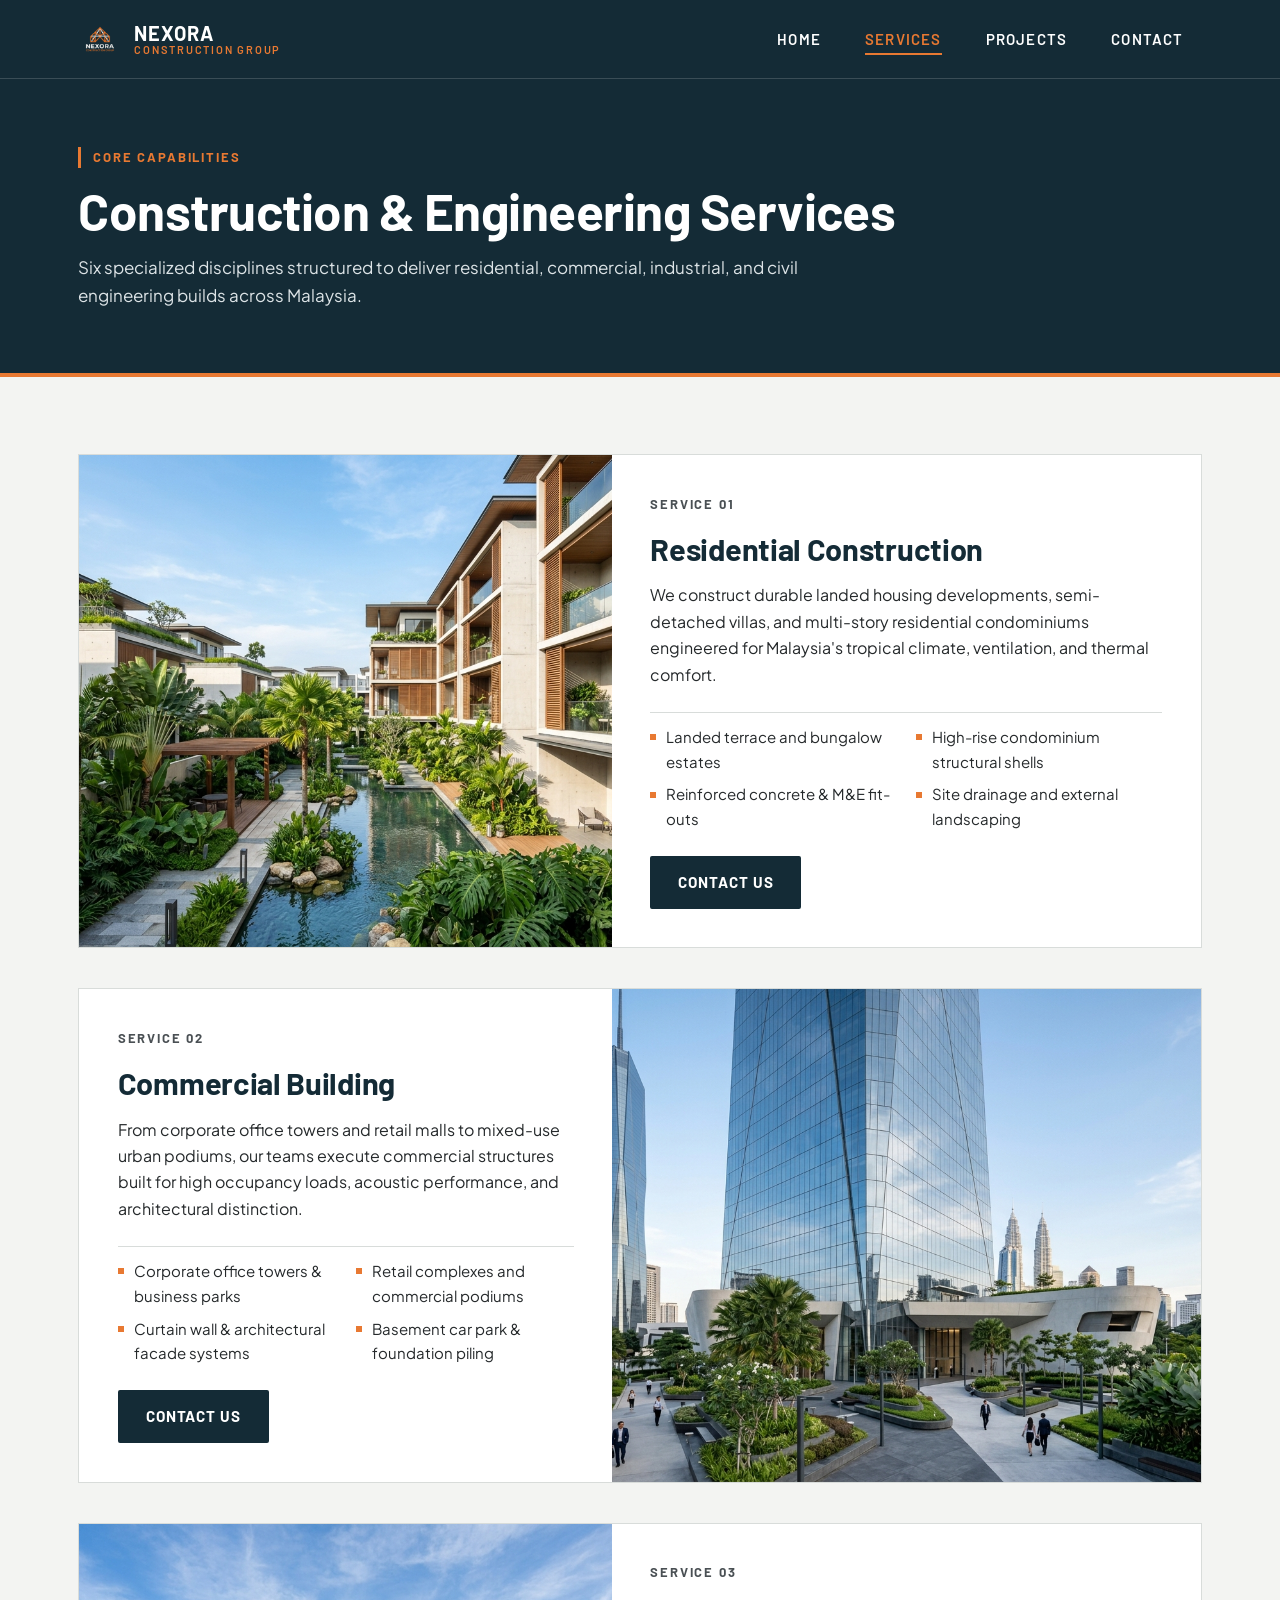
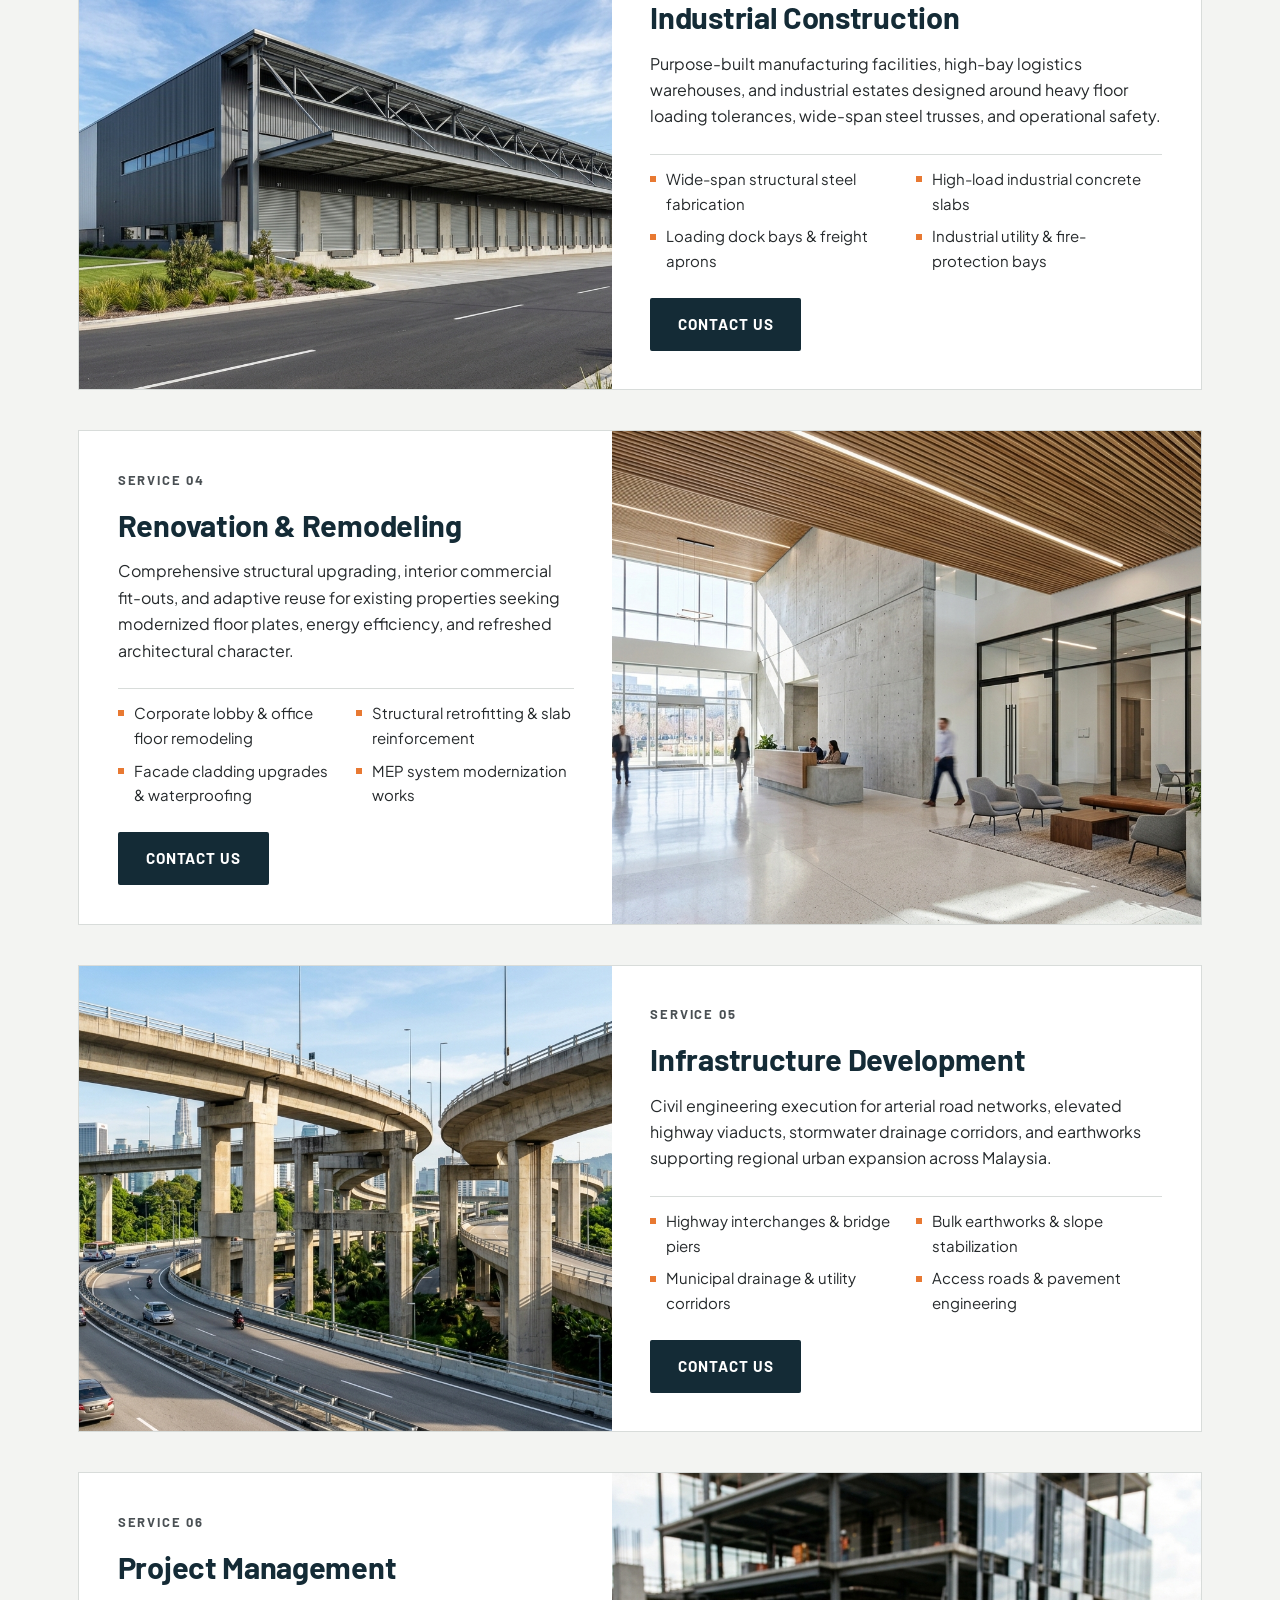
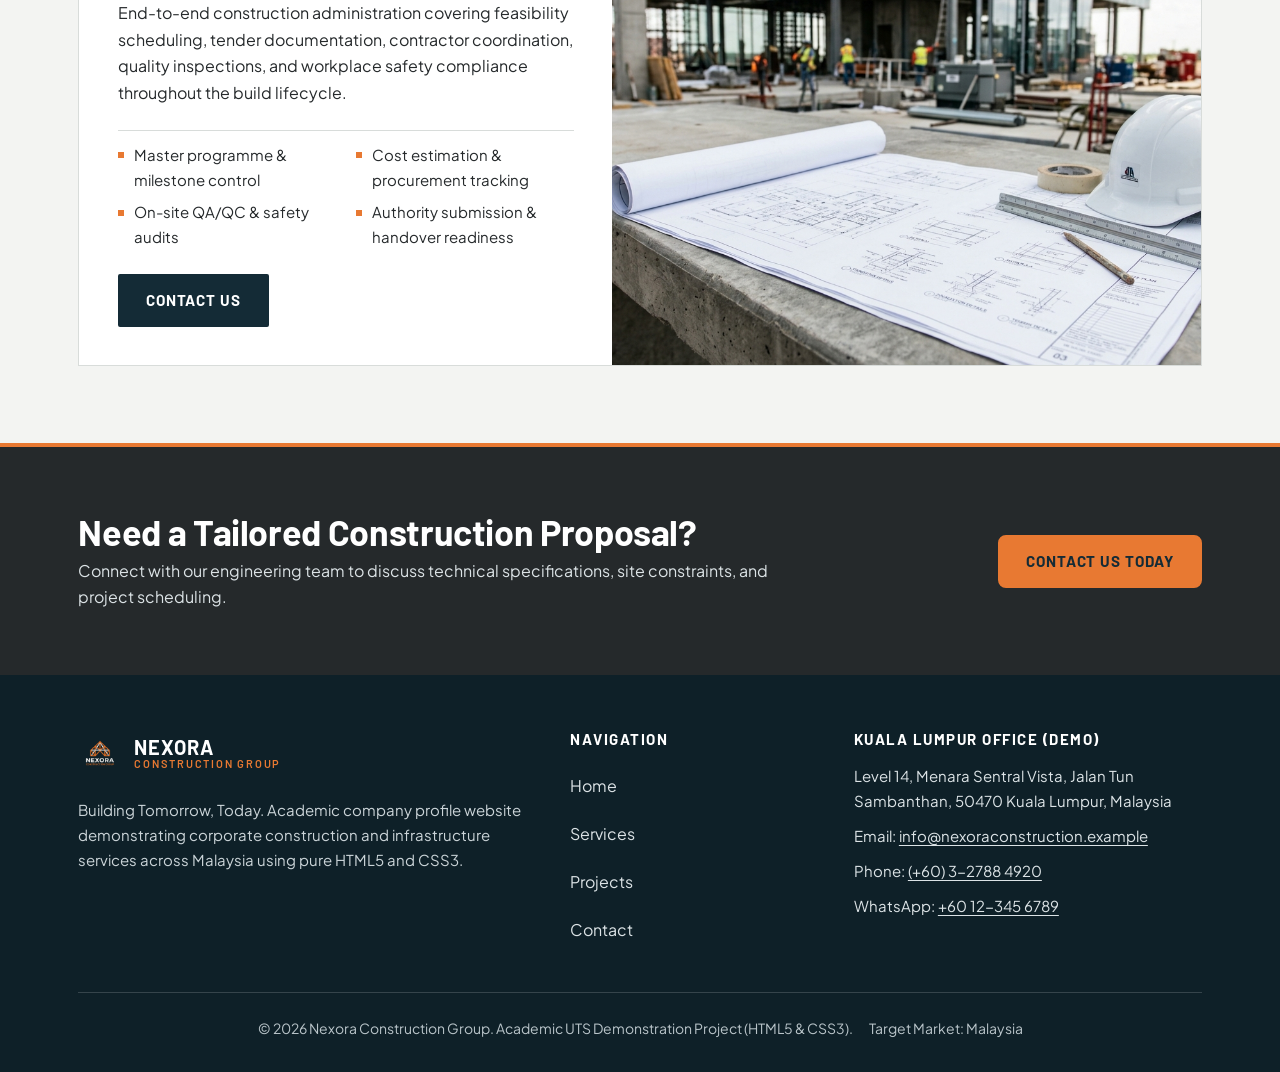
<file: tugas uts/nexora-construction/services.html>
<!DOCTYPE html>
<html lang="en">
<head>
  <meta charset="UTF-8">
  <meta name="viewport" content="width=device-width, initial-scale=1.0">
  <meta name="description" content="Explore Nexora Construction Group's six core construction services in Malaysia: Residential, Commercial, Industrial, Renovation, Infrastructure, and Project Management.">
  <title>Services | Nexora Construction Group</title>
  <link rel="icon" type="image/png" href="images/logo.png">
  <link rel="preconnect" href="https://fonts.googleapis.com">
  <link rel="preconnect" href="https://fonts.gstatic.com" crossorigin>
  <link href="https://fonts.googleapis.com/css2?family=Barlow:wght@600;700;800&family=Plus+Jakarta+Sans:wght@400;500;600;700&display=swap" rel="stylesheet">
  <link rel="stylesheet" href="css/style.css">
</head>
<body>
  <a href="#main-content" class="lompat-konten">Skip to main content</a>

  <header class="header-situs">
    <div class="pembungkus header-isi">
      <a href="index.html" class="logo-situs" aria-label="Nexora Construction Group Home">
        <img src="images/logo.png" alt="Nexora Construction Group emblem" class="logo-gambar" width="44" height="44">
        <span class="logo-teks">
          <strong>NEXORA</strong>
          <span>CONSTRUCTION GROUP</span>
        </span>
      </a>

      <nav class="navigasi-desktop" aria-label="Primary Navigation">
        <ul class="daftar-menu-desktop">
          <li><a href="index.html" class="tautan-menu">Home</a></li>
          <li><a href="services.html" class="tautan-menu tautan-menu-aktif" aria-current="page">Services</a></li>
          <li><a href="projects.html" class="tautan-menu">Projects</a></li>
          <li><a href="contact.html" class="tautan-menu">Contact</a></li>
        </ul>
      </nav>

      <details class="menu-mobile">
        <summary class="tombol-menu-mobile">Menu</summary>
        <nav class="panel-menu-mobile" aria-label="Mobile Navigation">
          <ul class="daftar-menu-mobile">
            <li><a href="index.html" class="tautan-menu">Home</a></li>
            <li><a href="services.html" class="tautan-menu tautan-menu-aktif" aria-current="page">Services</a></li>
            <li><a href="projects.html" class="tautan-menu">Projects</a></li>
            <li><a href="contact.html" class="tautan-menu">Contact</a></li>
          </ul>
        </nav>
      </details>
    </div>
  </header>

  <main id="main-content">
    <section class="spanduk-halaman" aria-labelledby="services-page-title">
      <div class="pembungkus pembungkus-spanduk">
        <div>
          <span class="garis-aksen garis-aksen-terang">Core Capabilities</span>
          <h1 id="services-page-title" class="judul-banner">Construction &amp; Engineering Services</h1>
          <p class="subjudul-banner">
            Six specialized disciplines structured to deliver residential, commercial, industrial, and civil engineering builds across Malaysia.
          </p>
        </div>
      </div>
    </section>

    <section class="bagian bagian-terang" aria-label="Service Catalog">
      <div class="pembungkus wadah-layanan">
        <article id="residential" class="kartu-layanan">
          <div class="foto-layanan">
            <img
              src="images/service-residential.jpg"
              alt="Modern tropical residential homes and landscaped courtyard in Malaysia"
              width="800"
              height="500"
            >
          </div>
          <div class="isi-kartu-layanan">
            <span class="nomor-layanan">Service 01</span>
            <h2>Residential Construction</h2>
            <p>
              We construct durable landed housing developments, semi-detached villas, and multi-story residential condominiums engineered for Malaysia's tropical climate, ventilation, and thermal comfort.
            </p>
            <ul class="daftar-lingkup">
              <li>Landed terrace and bungalow estates</li>
              <li>High-rise condominium structural shells</li>
              <li>Reinforced concrete &amp; M&amp;E fit-outs</li>
              <li>Site drainage and external landscaping</li>
            </ul>
            <div>
              <a href="contact.html" class="tombol tombol-gelap">Contact Us</a>
            </div>
          </div>
        </article>

        <article id="commercial" class="kartu-layanan kartu-layanan-terbalik">
          <div class="foto-layanan">
            <img
              src="images/service-commercial.jpg"
              alt="Contemporary glass curtain wall corporate office tower in Kuala Lumpur"
              width="800"
              height="500"
            >
          </div>
          <div class="isi-kartu-layanan">
            <span class="nomor-layanan">Service 02</span>
            <h2>Commercial Building</h2>
            <p>
              From corporate office towers and retail malls to mixed-use urban podiums, our teams execute commercial structures built for high occupancy loads, acoustic performance, and architectural distinction.
            </p>
            <ul class="daftar-lingkup">
              <li>Corporate office towers &amp; business parks</li>
              <li>Retail complexes and commercial podiums</li>
              <li>Curtain wall &amp; architectural facade systems</li>
              <li>Basement car park &amp; foundation piling</li>
            </ul>
            <div>
              <a href="contact.html" class="tombol tombol-gelap">Contact Us</a>
            </div>
          </div>
        </article>

        <article id="industrial" class="kartu-layanan">
          <div class="foto-layanan">
            <img
              src="images/service-industrial.jpg"
              alt="Large-scale steel frame warehouse and manufacturing plant with loading bays"
              width="800"
              height="500"
            >
          </div>
          <div class="isi-kartu-layanan">
            <span class="nomor-layanan">Service 03</span>
            <h2>Industrial Construction</h2>
            <p>
              Purpose-built manufacturing facilities, high-bay logistics warehouses, and industrial estates designed around heavy floor loading tolerances, wide-span steel trusses, and operational safety.
            </p>
            <ul class="daftar-lingkup">
              <li>Wide-span structural steel fabrication</li>
              <li>High-load industrial concrete slabs</li>
              <li>Loading dock bays &amp; freight aprons</li>
              <li>Industrial utility &amp; fire-protection bays</li>
            </ul>
            <div>
              <a href="contact.html" class="tombol tombol-gelap">Contact Us</a>
            </div>
          </div>
        </article>

        <article id="renovation" class="kartu-layanan kartu-layanan-terbalik">
          <div class="foto-layanan">
            <img
              src="images/service-renovation.jpg"
              alt="Remodeled modern corporate lobby featuring concrete walls, timber ceiling slats, and daylight"
              width="800"
              height="500"
            >
          </div>
          <div class="isi-kartu-layanan">
            <span class="nomor-layanan">Service 04</span>
            <h2>Renovation &amp; Remodeling</h2>
            <p>
              Comprehensive structural upgrading, interior commercial fit-outs, and adaptive reuse for existing properties seeking modernized floor plates, energy efficiency, and refreshed architectural character.
            </p>
            <ul class="daftar-lingkup">
              <li>Corporate lobby &amp; office floor remodeling</li>
              <li>Structural retrofitting &amp; slab reinforcement</li>
              <li>Facade cladding upgrades &amp; waterproofing</li>
              <li>MEP system modernization works</li>
            </ul>
            <div>
              <a href="contact.html" class="tombol tombol-gelap">Contact Us</a>
            </div>
          </div>
        </article>

        <article id="infrastructure" class="kartu-layanan">
          <div class="foto-layanan">
            <img
              src="images/service-infrastructure.jpg"
              alt="Elevated concrete highway flyover and civil interchange in Malaysia"
              width="800"
              height="500"
            >
          </div>
          <div class="isi-kartu-layanan">
            <span class="nomor-layanan">Service 05</span>
            <h2>Infrastructure Development</h2>
            <p>
              Civil engineering execution for arterial road networks, elevated highway viaducts, stormwater drainage corridors, and earthworks supporting regional urban expansion across Malaysia.
            </p>
            <ul class="daftar-lingkup">
              <li>Highway interchanges &amp; bridge piers</li>
              <li>Bulk earthworks &amp; slope stabilization</li>
              <li>Municipal drainage &amp; utility corridors</li>
              <li>Access roads &amp; pavement engineering</li>
            </ul>
            <div>
              <a href="contact.html" class="tombol tombol-gelap">Contact Us</a>
            </div>
          </div>
        </article>

        <article id="management" class="kartu-layanan kartu-layanan-terbalik">
          <div class="foto-layanan">
            <img
              src="images/service-management.jpg"
              alt="Architectural drawings, scale ruler, and safety helmet overlooking a construction site"
              width="800"
              height="500"
            >
          </div>
          <div class="isi-kartu-layanan">
            <span class="nomor-layanan">Service 06</span>
            <h2>Project Management</h2>
            <p>
              End-to-end construction administration covering feasibility scheduling, tender documentation, contractor coordination, quality inspections, and workplace safety compliance throughout the build lifecycle.
            </p>
            <ul class="daftar-lingkup">
              <li>Master programme &amp; milestone control</li>
              <li>Cost estimation &amp; procurement tracking</li>
              <li>On-site QA/QC &amp; safety audits</li>
              <li>Authority submission &amp; handover readiness</li>
            </ul>
            <div>
              <a href="contact.html" class="tombol tombol-gelap">Contact Us</a>
            </div>
          </div>
        </article>
      </div>
    </section>

    <section class="bagian-cta" aria-labelledby="services-cta-heading">
      <div class="pembungkus baris-cta">
        <div>
          <h2 id="services-cta-heading">Need a Tailored Construction Proposal?</h2>
          <p>Connect with our engineering team to discuss technical specifications, site constraints, and project scheduling.</p>
        </div>
        <a href="contact.html" class="tombol tombol-oranye">Contact Us Today</a>
      </div>
    </section>
  </main>

  <footer class="kaki-situs">
    <div class="pembungkus">
      <div class="wadah-footer">
        <div>
          <a href="index.html" class="logo-situs">
            <img src="images/logo.png" alt="Nexora Construction Group emblem" class="logo-gambar" width="44" height="44">
            <span class="logo-teks">
              <strong>NEXORA</strong>
              <span>CONSTRUCTION GROUP</span>
            </span>
          </a>
          <p class="ringkasan-footer">
            Building Tomorrow, Today. Academic company profile website demonstrating corporate construction and infrastructure services across Malaysia using pure HTML5 and CSS3.
          </p>
        </div>

        <div>
          <h2 class="judul-footer">Navigation</h2>
          <ul class="daftar-menu-footer">
            <li><a href="index.html">Home</a></li>
            <li><a href="services.html">Services</a></li>
            <li><a href="projects.html">Projects</a></li>
            <li><a href="contact.html">Contact</a></li>
          </ul>
        </div>

        <div>
          <h2 class="judul-footer">Kuala Lumpur Office (Demo)</h2>
          <ul class="daftar-kontak-footer">
            <li>Level 14, Menara Sentral Vista, Jalan Tun Sambanthan, 50470 Kuala Lumpur, Malaysia</li>
            <li>Email: <a href="mailto:info@nexoraconstruction.example">info@nexoraconstruction.example</a></li>
            <li>Phone: <a href="tel:+60327884920">(+60) 3-2788 4920</a></li>
            <li>WhatsApp: <a href="https://wa.me/60123456789" target="_blank" rel="noopener noreferrer">+60 12-345 6789</a></li>
          </ul>
        </div>
      </div>

      <div class="meta-bawah-footer">
        <p>&copy; 2026 Nexora Construction Group. Academic UTS Demonstration Project (HTML5 &amp; CSS3).</p>
        <p>Target Market: Malaysia</p>
      </div>
    </div>
  </footer>
</body>
</html>
</file>
<file: tugas uts/nexora-construction/css/style.css>
*,
*::before,
*::after {
  box-sizing: border-box;
  margin: 0;
  padding: 0;
}

:focus-visible {
  outline: 3px solid #E87932;
  outline-offset: 3px;
}

a {
  color: inherit;
  cursor: pointer;
  text-decoration: none;
}

body {
  background-color: #FFFFFF;
  color: #25292B;
  font-family: "Plus Jakarta Sans", "Segoe UI", Tahoma, Geneva, Verdana, sans-serif;
  font-size: 1rem;
  line-height: 1.65;
  overflow-x: hidden;
  -webkit-font-smoothing: antialiased;
}

button,
input[type="submit"],
label[for],
select,
summary {
  cursor: pointer;
}

button:disabled,
input:disabled,
select:disabled {
  cursor: not-allowed;
}

h1,
h2,
h3,
h4 {
  color: #142B36;
  font-family: "Barlow", "Segoe UI", Tahoma, Geneva, Verdana, sans-serif;
  font-weight: 700;
  letter-spacing: -0.01em;
  line-height: 1.15;
}

html {
  font-size: 16px;
  scroll-behavior: smooth;
}

img {
  display: block;
  height: auto;
  max-width: 100%;
}

ol,
ul {
  list-style: none;
}

.aksi-hero {
  align-items: center;
  display: flex;
  flex-wrap: wrap;
  gap: 1rem;
  
}

.area-formulir {
  background-color: #F3F4F2;
  border: 1px solid #D8DCDA;
  padding: clamp(1.75rem, 3vw, 2.75rem);
}

.area-formulir h2 {
  font-size: 1.75rem;
  margin-bottom: 0.5rem;
}

.bagian {
  padding-block: clamp(3.5rem, 6vw, 5.5rem);
}

.bagian-cta {
  background-color: #25292B;
  border-top: 4px solid #E87932;
  color: #FFFFFF;
  padding-block: clamp(2.75rem, 5vw, 4rem);
}

.bagian-cta h2 {
  color: #FFFFFF;
  font-size: clamp(1.5rem, 2.8vw, 2.25rem);
  margin-bottom: 0.35rem;
}

.bagian-cta p {
  color: #DCE3E6;
  max-width: 58ch;
}

.bagian-gelap {
  background-color: #142B36;
  color: #FFFFFF;
}

.bagian-terang {
  background-color: #F3F4F2;
}

.baris-cta {
  align-items: center;
  display: flex;
  flex-wrap: wrap;
  gap: 1.5rem;
  justify-content: space-between;
}

.baris-header {
  align-items: flex-end;
  display: flex;
  flex-wrap: wrap;
  gap: 1.5rem;
  justify-content: space-between;
  margin-bottom: 2.5rem;
}

.baris-layanan {
  background-color: #FFFFFF;
  border: 1px solid #D8DCDA;
  display: grid;
  flex: 1;
  grid-template-columns: 160px 1fr;
  transition: border-color 0.2s ease-in-out;
}

.baris-layanan:hover {
  border-color: #142B36;
}

.baris-layanan:hover .gambar-layanan-kecil img {
  transform: scale(1.05);
}

.baris-tombol-form {
  align-items: center;
  display: flex;
  flex-wrap: wrap;
  gap: 1rem;
  grid-column: 1 / -1;
}

.bingkai-foto-tentang {
  position: relative;
}

.bingkai-foto-tentang img {
  aspect-ratio: 4 / 3;
  border-radius: 100px 100px 0 0;
  object-fit: cover;
  width: 100%;
}

.catatan-demonstrasi {
  color: #4A5054;
  font-size: 0.875rem;
}

.catatan-form {
  background-color: #FFFFFF;
  border-left: 3px solid #142B36;
  color: #4A5054;
  font-size: 0.875rem;
  grid-column: 1 / -1;
  padding: 0.75rem 1rem;
}

.catatan-statistik {
  color: #CBD4D8;
  font-size: 0.85rem;
  max-width: 44ch;
}

.daftar-kontak {
  display: flex;
  flex-direction: column;
  gap: 1.35rem;
}

.daftar-kontak-footer {
  display: flex;
  flex-direction: column;
  font-size: 0.9375rem;
  gap: 0.65rem;
}

.daftar-kontak-footer a {
  text-decoration: underline;
  text-underline-offset: 3px;
  transition: color 0.2s ease-in-out;
}

.daftar-kontak-footer a:hover {
  color: #E87932;
}

.daftar-lingkup {
  border-top: 1px solid #D8DCDA;
  display: grid;
  gap: 0.5rem 1.25rem;
  grid-template-columns: repeat(2, minmax(0, 1fr));
  margin-block: 0.5rem;
  padding-top: 0.75rem;
}

.daftar-lingkup li {
  color: #25292B;
  font-size: 0.9375rem;
  padding-left: 1rem;
  position: relative;
}

.daftar-lingkup li::before {
  background-color: #E87932;
  content: "";
  height: 6px;
  left: 0;
  position: absolute;
  top: 0.62em;
  width: 6px;
}

.daftar-menu-desktop {
  align-items: center;
  display: flex;
  gap: 0.5rem;
}

.daftar-menu-footer {
  display: flex;
  flex-direction: column;
  gap: 0.25rem;
}

.daftar-menu-footer a {
  align-items: center;
  color: #DCE3E6;
  display: inline-flex;
  min-height: 44px;
  transition: color 0.2s ease-in-out;
}

.daftar-menu-footer a:hover {
  color: #E87932;
}

.daftar-menu-mobile {
  display: flex;
  flex-direction: column;
}

.daftar-menu-mobile .tautan-menu {
  border-bottom: 1px solid rgba(255, 255, 255, 0.08);
  justify-content: space-between;
  padding: 0.75rem 1rem;
  width: 100%;
}

.daftar-menu-mobile .tautan-menu::after {
  display: none;
}

.daftar-menu-mobile li:last-child .tautan-menu {
  border-bottom: none;
}

.daftar-pilar {
  border-top: 1px solid #D8DCDA;
  display: grid;
  gap: 1rem;
  grid-template-columns: repeat(2, minmax(0, 1fr));
  margin-top: 2rem;
  padding-top: 1.5rem;
}

.formulir-konsultasi {
  display: grid;
  gap: 1.25rem;
  grid-template-columns: repeat(2, 1fr);
}

.foto-layanan {
  background-color: #142B36;
  overflow: hidden;
}

.foto-layanan img {
  aspect-ratio: 16 / 10;
  height: 100%;
  min-height: 300px;
  object-fit: cover;
  transition: transform 0.3s ease;
  width: 100%;
}

.foto-layanan-utama {
  aspect-ratio: 16 / 10;
  overflow: hidden;
}

.foto-layanan-utama img {
  height: 100%;
  object-fit: cover;
  transition: transform 0.3s ease;
  width: 100%;
}

.foto-proyek {
  aspect-ratio: 16 / 10;
  background-color: #142B36;
  overflow: hidden;
  position: relative;
}

.foto-proyek img {
  height: 100%;
  object-fit: cover;
  transition: transform 0.3s ease;
  width: 100%;
}

.galeri-proyek {
  display: grid;
  gap: 2rem;
  grid-template-columns: repeat(2, 1fr);
}

.gambar-hero {
  height: 100%;
  inset: 0;
  object-fit: cover;
  object-position: center;
  position: absolute;
  width: 100%;
  z-index: 1;
}

.gambar-layanan-kecil {
  overflow: hidden;
}

.gambar-layanan-kecil img {
  height: 100%;
  min-height: 170px;
  object-fit: cover;
  transition: transform 0.3s ease;
  width: 100%;
}

.garis-aksen {
  border-left: 3px solid #E87932;
  color: #142B36;
  display: inline-block;
  font-family: "Barlow", "Segoe UI", Tahoma, Geneva, Verdana, sans-serif;
  font-size: 0.8125rem;
  font-weight: 700;
  letter-spacing: 0.14em;
  margin-bottom: 0.875rem;
  padding-left: 0.75rem;
  text-transform: uppercase;
}

.garis-aksen-terang {
  color: #E87932;
}

.grup-input {
  display: flex;
  flex-direction: column;
  gap: 0.4rem;
}

.grup-input input,
.grup-input select,
.grup-input textarea {
  background-color: #FFFFFF;
  border: 1px solid #8A9397;
  border-radius: 2px;
  color: #25292B;
  font-family: "Plus Jakarta Sans", "Segoe UI", Tahoma, Geneva, Verdana, sans-serif;
  font-size: 1rem;
  min-height: 46px;
  padding: 0.7rem 0.9rem;
  transition: border-color 0.2s ease-in-out, box-shadow 0.2s ease-in-out;
  width: 100%;
}

.grup-input input:focus,
.grup-input select:focus,
.grup-input textarea:focus {
  border-color: #142B36;
  box-shadow: 0 0 0 3px rgba(232, 121, 50, 0.35);
  outline: none;
}

.grup-input input:user-invalid,
.grup-input select:user-invalid,
.grup-input textarea:user-invalid {
  border-color: #B43218;
}

.grup-input input:user-valid,
.grup-input select:user-valid,
.grup-input textarea:user-valid {
  border-color: #1B6B46;
}

.grup-input label {
  color: #142B36;
  font-family: "Barlow", "Segoe UI", Tahoma, Geneva, Verdana, sans-serif;
  font-size: 0.875rem;
  font-weight: 700;
  letter-spacing: 0.05em;
  text-transform: uppercase;
}

.grup-input textarea {
  min-height: 130px;
  resize: vertical;
}

.grup-input-penuh {
  grid-column: 1 / -1;
}

.header-isi {
  align-items: center;
  display: flex;
  gap: 1.5rem;
  justify-content: space-between;
  min-height: 78px;
}

.header-melayang {
  background: linear-gradient(180deg, rgba(14, 32, 40, 0.88) 0%, rgba(14, 32, 40, 0.42) 100%);
  border-bottom: 1px solid rgba(255, 255, 255, 0.14);
  left: 0;
  position: absolute;
  top: 0;
}

.header-situs {
  background-color: #142B36;
  border-bottom: 1px solid rgba(255, 255, 255, 0.16);
  position: relative;
  transition: background-color 0.3s ease;
  width: 100%;
  z-index: 50;
}

.header-statistik {
  align-items: flex-end;
  display: flex;
  flex-wrap: wrap;
  gap: 1.5rem;
  justify-content: space-between;
  margin-bottom: 2.5rem;
}

.header-statistik .judul-bagian {
  color: #FFFFFF;
  margin-bottom: 0;
}

.hero-utama {
  background-color: #142B36;
  display: flex;
  flex-direction: column;
  justify-content: space-between;
  min-height: clamp(600px, 92svh, 920px);
  overflow: hidden;
  position: relative;
}

.ikon-notif {
  align-items: center;
  background-color: #1B6B46;
  border-radius: 50%;
  color: #FFFFFF;
  display: inline-flex;
  flex-shrink: 0;
  font-size: 0.875rem;
  font-weight: 700;
  height: 28px;
  justify-content: center;
  margin-top: 0.1rem;
  width: 28px;
}

.info-kantor {
  background-color: #142B36;
  border-top: 4px solid #E87932;
  color: #FFFFFF;
  padding: clamp(1.75rem, 3vw, 2.75rem);
}

.info-kantor h2 {
  color: #FFFFFF;
  font-size: 1.75rem;
  margin-bottom: 0.75rem;
}

.isi-baris-layanan {
  display: flex;
  flex-direction: column;
  gap: 0.5rem;
  justify-content: center;
  padding: 1.5rem;
}

.isi-baris-layanan h3 {
  font-size: 1.25rem;
}

.isi-hero {
  animation: masukHero 0.3s ease both;
  max-width: 780px;
}

.isi-kartu-layanan {
  display: flex;
  flex-direction: column;
  gap: 1rem;
  justify-content: center;
  padding: clamp(1.75rem, 3vw, 2.75rem);
}

.isi-kartu-layanan h2 {
  font-size: clamp(1.5rem, 2.4vw, 2rem);
}

.isi-kartu-proyek {
  display: flex;
  flex: 1;
  flex-direction: column;
  gap: 0.75rem;
  padding: 1.75rem;
}

.isi-kartu-proyek h2 {
  font-size: 1.45rem;
}

.isi-layanan-unggulan {
  display: flex;
  flex: 1;
  flex-direction: column;
  gap: 0.75rem;
  padding: 2rem;
}

.isi-layanan-unggulan h3 {
  font-size: 1.625rem;
}

.isi-notif-pesanan {
  align-items: flex-start;
  display: flex;
  gap: 0.875rem;
}

.isi-proyek-beranda {
  display: flex;
  flex: 1;
  flex-direction: column;
  gap: 0.5rem;
  padding: 1.5rem;
}

.item-kontak {
  border-bottom: 1px solid rgba(255, 255, 255, 0.16);
  padding-bottom: 1.15rem;
}

.item-kontak:last-child {
  border-bottom: none;
  padding-bottom: 0;
}

.jejak-halaman {
  color: #CBD4D8;
  font-family: "Barlow", "Segoe UI", Tahoma, Geneva, Verdana, sans-serif;
  font-size: 0.8125rem;
  font-weight: 600;
  letter-spacing: 0.1em;
  text-transform: uppercase;
}

.jejak-halaman a {
  color: #E87932;
  text-decoration: underline;
  text-underline-offset: 3px;
}

.judul-bagian {
  font-size: clamp(1.85rem, 3.2vw, 2.75rem);
  margin-bottom: 1rem;
}

.judul-banner {
  color: #FFFFFF;
  font-size: clamp(2rem, 4vw, 3.25rem);
  margin-bottom: 0.75rem;
}

.judul-footer {
  color: #FFFFFF;
  font-family: "Barlow", "Segoe UI", Tahoma, Geneva, Verdana, sans-serif;
  font-size: 0.9375rem;
  font-weight: 700;
  letter-spacing: 0.1em;
  margin-bottom: 1rem;
  text-transform: uppercase;
}

.judul-hero {
  color: #FFFFFF;
  font-size: clamp(2.35rem, 5.2vw, 4.35rem);
  font-weight: 800;
  letter-spacing: 0.02em;
  line-height: 1.04;
  margin-bottom: 1.25rem;
}

.judul-kategori-pita {
  color: #142B36;
  font-family: "Barlow", "Segoe UI", Tahoma, Geneva, Verdana, sans-serif;
  font-size: 0.85rem;
  font-weight: 700;
  letter-spacing: 0.08em;
  margin-right: 0.25rem;
  text-transform: uppercase;
}

.judul-statistik {
  color: #FFFFFF;
  display: block;
  font-family: "Barlow", "Segoe UI", Tahoma, Geneva, Verdana, sans-serif;
  font-size: 1rem;
  font-weight: 600;
  margin-bottom: 0.25rem;
}

.kaki-situs {
  background-color: #0E2028;
  color: #DCE3E6;
  padding-bottom: 2rem;
  padding-top: 3.5rem;
}

.kartu-layanan {
  background-color: #FFFFFF;
  border: 1px solid #D8DCDA;
  display: grid;
  grid-template-columns: 0.95fr 1.05fr;
}

.kartu-layanan:hover .foto-layanan img {
  transform: scale(1.04);
}

.kartu-layanan-terbalik .foto-layanan {
  order: 2;
}

.kartu-layanan-unggulan {
  background-color: #FFFFFF;
  border: 1px solid #D8DCDA;
  display: flex;
  flex-direction: column;
}

.kartu-layanan-unggulan:hover .foto-layanan-utama img {
  transform: scale(1.04);
}

.kartu-proyek {
  background-color: #FFFFFF;
  border: 1px solid #D8DCDA;
  display: flex;
  flex-direction: column;
  transition: border-color 0.2s ease-in-out;
}

.kartu-proyek:hover {
  border-color: #142B36;
}

.kartu-proyek:hover .foto-proyek img,
.kartu-proyek-beranda:hover .foto-proyek img {
  transform: scale(1.06);
}

.kartu-proyek-beranda {
  background-color: #FFFFFF;
  border: 1px solid #D8DCDA;
  display: flex;
  flex-direction: column;
}

.kartu-proyek-lebar {
  grid-column: span 6;
}

.kartu-proyek-sedang {
  grid-column: span 3;
}

.kelompok-tag {
  align-items: center;
  display: flex;
  flex-wrap: wrap;
  gap: 0.625rem;
}

.keterangan-foto {
  background-color: #25292B;
  border-left: 4px solid #E87932;
  color: #FFFFFF;
  font-size: 0.875rem;
  padding: 0.875rem 1.25rem;
}

.keterangan-statistik {
  color: #CBD4D8;
  font-size: 0.875rem;
}

.kotak-abu {
  background-color: #25292B;
  color: #FFFFFF;
}

.kotak-abu .tautan-strip {
  color: #E87932;
}

.kotak-lokasi {
  background-color: #25292B;
  border-left: 3px solid #E87932;
  margin-top: 2rem;
  padding: 1.25rem;
}

.kotak-lokasi h3 {
  color: #FFFFFF;
  font-size: 1.0625rem;
  margin-bottom: 0.35rem;
}

.kotak-lokasi p {
  color: #DCE3E6;
  font-size: 0.9rem;
}

.kotak-navy {
  background-color: #142B36;
  color: #FFFFFF;
}

.kotak-navy .tautan-strip {
  color: #E87932;
}

.kotak-oranye {
  background-color: #E87932;
  color: #142B36;
}

.kotak-oranye .tautan-strip {
  color: #142B36;
}

.kotak-oranye .tautan-strip:focus-visible {
  outline: 3px solid #142B36;
  outline-offset: 3px;
}

.kotak-pilar strong {
  color: #142B36;
  display: block;
  font-family: "Barlow", "Segoe UI", Tahoma, Geneva, Verdana, sans-serif;
  font-size: 1.0625rem;
  margin-bottom: 0.25rem;
}

.kotak-pilar span {
  color: #4A5054;
  font-size: 0.9rem;
}

.kotak-statistik {
  border-right: 1px solid rgba(255, 255, 255, 0.16);
  padding: 2rem 1.5rem;
}

.kotak-statistik:last-child {
  border-right: none;
}

.kotak-strip {
  display: flex;
  flex-direction: column;
  gap: 0.625rem;
  justify-content: space-between;
  padding: 1.75rem clamp(1.25rem, 2.8vw, 2.5rem);
  transition: filter 0.2s ease-in-out;
}

.kotak-strip h2 {
  color: inherit;
  font-size: 1.25rem;
}

.kotak-strip p {
  font-size: 0.9375rem;
  line-height: 1.5;
  opacity: 0.95;
}

.label-kategori {
  background-color: #142B36;
  border-left: 3px solid #E87932;
  color: #FFFFFF;
  font-family: "Barlow", "Segoe UI", Tahoma, Geneva, Verdana, sans-serif;
  font-size: 0.75rem;
  font-weight: 700;
  left: 1rem;
  letter-spacing: 0.1em;
  padding: 0.35rem 0.8rem;
  position: absolute;
  text-transform: uppercase;
  top: 1rem;
}

.label-kontak {
  color: #E87932;
  display: block;
  font-family: "Barlow", "Segoe UI", Tahoma, Geneva, Verdana, sans-serif;
  font-size: 0.75rem;
  font-weight: 700;
  letter-spacing: 0.14em;
  margin-bottom: 0.3rem;
  text-transform: uppercase;
}

.label-proyek {
  color: #4A5054;
  font-family: "Barlow", "Segoe UI", Tahoma, Geneva, Verdana, sans-serif;
  font-size: 0.8125rem;
  font-weight: 700;
  letter-spacing: 0.08em;
  text-transform: uppercase;
}

.label-strip {
  font-family: "Barlow", "Segoe UI", Tahoma, Geneva, Verdana, sans-serif;
  font-size: 0.75rem;
  font-weight: 700;
  letter-spacing: 0.14em;
  opacity: 0.88;
  text-transform: uppercase;
}

.lapisan-gelap-hero {
  background:
    linear-gradient(95deg, rgba(14, 32, 40, 0.86) 0%, rgba(14, 32, 40, 0.66) 55%, rgba(14, 32, 40, 0.44) 100%),
    linear-gradient(180deg, rgba(14, 32, 40, 0.48) 0%, rgba(14, 32, 40, 0.25) 55%, rgba(14, 32, 40, 0.82) 100%);
  inset: 0;
  position: absolute;
  z-index: 2;
}

.logo-bawah {
  display: flex;
  flex-direction: column;
}

.logo-gambar {
  background-color: transparent;
  border-radius: 2px;
  flex-shrink: 0;
  height: 44px;
  object-fit: cover;
  width: 44px;
}

.logo-situs {
  align-items: center;
  color: #FFFFFF;
  display: inline-flex;
  gap: 0.75rem;
  min-height: 44px;
}

.logo-teks {
  color: #FFFFFF;
  display: flex;
  flex-direction: column;
  font-family: "Barlow", "Segoe UI", Tahoma, Geneva, Verdana, sans-serif;
  font-weight: 800;
  letter-spacing: 0.06em;
  line-height: 1.1;
}

.logo-teks span {
  color: #E87932;
  font-size: 0.6875rem;
  font-weight: 600;
  letter-spacing: 0.16em;
}

.logo-teks strong {
  font-size: 1.25rem;
}

.lompat-konten {
  background-color: #E87932;
  border-radius: 2px;
  color: #142B36;
  font-weight: 700;
  left: 1rem;
  padding: 0.75rem 1.25rem;
  position: absolute;
  top: -100px;
  transition: top 0.2s ease-in-out;
  z-index: 999;
}

.lompat-konten:focus {
  top: 1rem;
}

.menu-mobile {
  display: none;
  position: relative;
}

.menu-mobile[open] .tombol-menu-mobile {
  background-color: #E87932;
  border-color: #E87932;
  color: #142B36;
}

.meta-bawah-footer {
  align-items: center;
  color: #B9C4C9;
  display: flex;
  flex-wrap: wrap;
  font-size: 0.875rem;
  gap: 1rem;
  justify-content: center;
  padding-top: 1.5rem;
}

.meta-proyek {
  align-items: baseline;
  color: #4A5054;
  display: flex;
  flex-wrap: wrap;
  font-family: "Barlow", "Segoe UI", Tahoma, Geneva, Verdana, sans-serif;
  font-size: 0.875rem;
  font-weight: 600;
  gap: 0.5rem;
  justify-content: space-between;
}

.nilai-kontak {
  color: #FFFFFF;
  font-size: 1rem;
}

.nilai-statistik {
  color: #E87932;
  display: block;
  font-family: "Barlow", "Segoe UI", Tahoma, Geneva, Verdana, sans-serif;
  font-size: clamp(2.25rem, 3.8vw, 3.25rem);
  font-weight: 800;
  line-height: 1.05;
  margin-bottom: 0.5rem;
}

.nomor-layanan {
  color: #4A5054;
  font-family: "Barlow", "Segoe UI", Tahoma, Geneva, Verdana, sans-serif;
  font-size: 0.8125rem;
  font-weight: 700;
  letter-spacing: 0.14em;
  text-transform: uppercase;
}

.notif-pesanan {
  align-items: flex-start;
  animation: masukHero 0.3s ease both;
  background-color: #EBF7F0;
  border: 1px solid #1B6B46;
  border-left: 5px solid #1B6B46;
  border-radius: 2px;
  color: #142B36;
  display: none;
  gap: 1rem;
  justify-content: space-between;
  margin-bottom: 1.75rem;
  padding: 1.15rem 1.25rem;
  scroll-margin-top: 2rem;
}

.notif-pesanan:target {
  display: flex;
}

.panel-menu-mobile {
  background-color: #142B36;
  border: 1px solid rgba(255, 255, 255, 0.2);
  box-shadow: 0 16px 32px rgba(0, 0, 0, 0.35);
  padding: 0.5rem;
  position: absolute;
  right: 0;
  top: calc(100% + 0.5rem);
  width: min(260px, 85vw);
  z-index: 100;
}

.pembungkus {
  margin-inline: auto;
  max-width: 1200px;
  padding-inline: clamp(1.25rem, 3vw, 2.5rem);
  width: 100%;
}

.pembungkus-hero {
  align-items: center;
  display: flex;
  flex: 1;
  padding-bottom: 3.5rem;
  padding-top: 7.5rem;
  position: relative;
  z-index: 3;
}

.pembungkus-pita {
  align-items: center;
  display: flex;
  flex-wrap: wrap;
  gap: 1rem;
  justify-content: space-between;
}

.pembungkus-spanduk {
  align-items: flex-end;
  display: flex;
  flex-wrap: wrap;
  gap: 1.5rem;
  justify-content: space-between;
}

.pengantar-form {
  color: #4A5054;
  margin-bottom: 1.75rem;
}

.pengantar-kontak {
  color: #DCE3E6;
  margin-bottom: 2rem;
}

.pita-kategori {
  background-color: #F3F4F2;
  border-bottom: 1px solid #ecf1ef;
  padding-block: 1.25rem;
}

.ringkasan-footer {
  color: #CBD4D8;
  font-size: 0.9375rem;
  margin-top: 1rem;
  max-width: 42ch;
}

.spanduk-halaman {
  background-color: #142B36;
  border-bottom: 4px solid #E87932;
  color: #FFFFFF;
  padding-block: clamp(3rem, 5vw, 4.5rem);
}

.strip-hero {
  display: grid;
  grid-template-columns: repeat(3, 1fr);
  position: relative;
  width: 100%;
  z-index: 3;
}

.subjudul-bagian {
  color: #4A5054;
  font-size: 1.0625rem;
  max-width: 64ch;
}

.subjudul-banner {
  color: #DCE3E6;
  font-size: 1.0625rem;
  max-width: 60ch;
}

.subjudul-hero {
  color: #E7ECEF;
  font-size: clamp(1.0625rem, 1.8vw, 1.3125rem);
  margin-bottom: 2rem;
  max-width: 56ch;
}

.tag-sektor {
  background-color: #FFFFFF;
  border: 1px solid #142B36;
  color: #142B36;
  display: inline-block;
  font-family: "Barlow", "Segoe UI", Tahoma, Geneva, Verdana, sans-serif;
  font-size: 0.8125rem;
  font-weight: 700;
  letter-spacing: 0.06em;
  padding: 0.35rem 0.85rem;
  text-transform: uppercase;
  border-radius: 9pt;
}

.tagline-hero {
  border-left: 3px solid #E87932;
  color: #E87932;
  display: inline-block;
  font-family: "Barlow", "Segoe UI", Tahoma, Geneva, Verdana, sans-serif;
  font-size: 0.875rem;
  font-weight: 700;
  letter-spacing: 0.2em;
  margin-bottom: 1.25rem;
  padding-left: 0.75rem;
  text-transform: uppercase;
}

.tahun-proyek {
  color: #142B36;
  font-weight: 700;
}

.tanda-wajib {
  color: #B43218;
}

.tautan-kontak {
  align-items: center;
  color: #FFFFFF;
  display: inline-flex;
  min-height: 44px;
  text-decoration: underline;
  text-underline-offset: 4px;
  transition: color 0.2s ease-in-out;
}

.tautan-kontak:hover {
  color: #E87932;
}

.tautan-menu {
  align-items: center;
  color: #FFFFFF;
  display: inline-flex;
  font-family: "Barlow", "Segoe UI", Tahoma, Geneva, Verdana, sans-serif;
  font-size: 0.9375rem;
  font-weight: 600;
  letter-spacing: 0.08em;
  min-height: 44px;
  padding: 0.5rem 1.125rem;
  position: relative;
  text-transform: uppercase;
  transition: color 0.2s ease-in-out;
}

.tautan-menu::after {
  background-color: #E87932;
  bottom: 6px;
  content: "";
  height: 2px;
  left: 1.125rem;
  position: absolute;
  right: 1.125rem;
  transform: scaleX(0);
  transform-origin: left center;
  transition: transform 0.2s ease-in-out;
}

.tautan-menu:hover,
.tautan-menu-aktif {
  color: #E87932;
}

.tautan-menu:hover::after,
.tautan-menu-aktif::after {
  transform: scaleX(1);
}

.tautan-strip {
  align-items: center;
  align-self: flex-start;
  display: inline-flex;
  font-family: "Barlow", "Segoe UI", Tahoma, Geneva, Verdana, sans-serif;
  font-size: 0.875rem;
  font-weight: 700;
  letter-spacing: 0.08em;
  margin-top: 0.25rem;
  min-height: 44px;
  text-decoration: underline;
  text-underline-offset: 4px;
  text-transform: uppercase;
  transition: opacity 0.2s ease-in-out;
}

.tautan-strip:hover {
  opacity: 0.82;
}

.tautan-teks {
  align-items: center;
  align-self: flex-start;
  color: #142B36;
  display: inline-flex;
  font-family: "Barlow", "Segoe UI", Tahoma, Geneva, Verdana, sans-serif;
  font-size: 0.9rem;
  font-weight: 700;
  letter-spacing: 0.06em;
  min-height: 44px;
  text-decoration: underline;
  text-underline-offset: 4px;
  text-transform: uppercase;
  transition: color 0.2s ease-in-out;
}

.tautan-teks:hover {
  color: #4A5054;
}

.teks-notif-pesanan p {
  color: #25292B;
  font-size: 0.9375rem;
  line-height: 1.5;
}

.teks-notif-pesanan strong {
  color: #1B6B46;
  display: block;
  font-family: "Barlow", "Segoe UI", Tahoma, Geneva, Verdana, sans-serif;
  font-size: 1.05rem;
  letter-spacing: 0.02em;
  margin-bottom: 0.2rem;
}

.teks-tentang p + p {
  margin-top: 1rem;
}

.tentang-grid {
  align-items: center;
  display: grid;
  gap: clamp(2rem, 4vw, 4rem);
  grid-template-columns: 1.1fr 0.9fr;
}

.tombol {
  align-items: center;
  border: 2px solid transparent;
  border-radius: 2px;
  display: inline-flex;
  font-family: "Barlow", "Segoe UI", Tahoma, Geneva, Verdana, sans-serif;
  font-size: 0.95rem;
  font-weight: 700;
  justify-content: center;
  letter-spacing: 0.06em;
  min-height: 46px;
  padding: 0.75rem 1.625rem;
  text-transform: uppercase;
  transition:
    background-color 0.2s ease-in-out,
    border-color 0.2s ease-in-out,
    color 0.2s ease-in-out,
    transform 0.2s ease-in-out;
}

.tombol:active {
  transform: translateY(1px);
}

.tombol-garis-gelap {
  background-color: transparent;
  border-color: #142B36;
  color: #142B36;
}

.tombol-garis-gelap:hover {
  background-color: #142B36;
  color: #FFFFFF;
}

.tombol-garis-putih {
  background-color: transparent;
  border-color: #FFFFFF;
  border-radius: 8px;
  color: #FFFFFF;
}

.tombol-garis-putih:hover {
  background-color: #FFFFFF;
  color: #142B36;
}

.tombol-gelap {
  background-color: #142B36;
  border-color: #142B36;
  color: #FFFFFF;
}

.tombol-gelap:hover {
  background-color: #25292B;
  border-color: #E87932;
}

.tombol-menu-mobile {
  align-items: center;
  background-color: rgba(20, 43, 54, 0.9);
  border: 1px solid rgba(255, 255, 255, 0.35);
  border-radius: 2px;
  color: #FFFFFF;
  display: inline-flex;
  font-family: "Barlow", "Segoe UI", Tahoma, Geneva, Verdana, sans-serif;
  font-size: 0.875rem;
  font-weight: 700;
  gap: 0.5rem;
  justify-content: center;
  letter-spacing: 0.08em;
  list-style: none;
  min-height: 44px;
  min-width: 44px;
  padding: 0.5rem 0.95rem;
  text-transform: uppercase;
  transition:
    background-color 0.2s ease-in-out,
    border-color 0.2s ease-in-out,
    color 0.2s ease-in-out;
}

.tombol-menu-mobile::-webkit-details-marker {
  display: none;
}

.tombol-menu-mobile:hover {
  border-color: #E87932;
}

.tombol-oranye {
  background-color: #E87932;
  border-color: #E87932;
  border-radius: 8px;
  color: #142B36;
}

.tombol-oranye:focus-visible {
  outline: 3px solid #142B36;
  outline-offset: 3px;
}

.tombol-oranye:hover {
  background-color: #F48D4B;
  border-color: #F48D4B;
  color: #142B36;
}

.tumpukan-layanan {
  display: flex;
  flex-direction: column;
  gap: 1.5rem;
}

.tutup-notif {
  align-items: center;
  color: #4A5054;
  display: inline-flex;
  font-size: 1.35rem;
  font-weight: 700;
  height: 28px;
  justify-content: center;
  line-height: 1;
  transition: color 0.2s ease-in-out;
  width: 28px;
}

.tutup-notif:hover {
  color: #142B36;
}

.wadah-footer {
  border-bottom: 1px solid rgba(255, 255, 255, 0.16);
  display: grid;
  gap: 2.5rem;
  grid-template-columns: 1.3fr 0.7fr 1fr;
  padding-bottom: 2.5rem;
}

.wadah-kontak {
  align-items: start;
  display: grid;
  gap: clamp(2rem, 4vw, 3.5rem);
  grid-template-columns: 0.9fr 1.1fr;
}

.wadah-layanan {
  display: flex;
  flex-direction: column;
  gap: 2.5rem;
}

.wadah-layanan-unggulan {
  align-items: stretch;
  display: grid;
  gap: 2rem;
  grid-template-columns: 1.15fr 0.85fr;
}

.wadah-proyek-beranda {
  display: grid;
  gap: 1.75rem;
  grid-template-columns: repeat(12, 1fr);
}

.wadah-statistik {
  border-bottom: 1px solid rgba(255, 255, 255, 0.16);
  border-top: 1px solid rgba(255, 255, 255, 0.16);
  display: grid;
  grid-template-columns: repeat(4, 1fr);
}

@keyframes masukHero {
  from {
    opacity: 0;
    transform: translateY(16px);
  }
  to {
    opacity: 1;
    transform: translateY(0);
  }
}

@media (prefers-reduced-motion: reduce) {
  *,
  *::before,
  *::after {
    animation-duration: 0.01ms !important;
    animation-iteration-count: 1 !important;
    transition-duration: 0.01ms !important;
  }

  html {
    scroll-behavior: auto;
  }
}

@media (max-width: 1024px) {
  .kartu-layanan {
    grid-template-columns: 1fr;
  }

  .kartu-layanan-terbalik .foto-layanan {
    order: 0;
  }

  .kartu-proyek-lebar {
    grid-column: span 12;
  }

  .kartu-proyek-sedang {
    grid-column: span 6;
  }

  .kotak-statistik:nth-child(1),
  .kotak-statistik:nth-child(2) {
    border-bottom: 1px solid rgba(255, 255, 255, 0.16);
  }

  .kotak-statistik:nth-child(2) {
    border-right: none;
  }

  .wadah-footer {
    grid-template-columns: 1fr 1fr;
  }

  .wadah-kontak {
    grid-template-columns: 1fr;
  }

  .wadah-layanan-unggulan {
    grid-template-columns: 1fr;
  }

  .wadah-statistik {
    grid-template-columns: repeat(2, 1fr);
  }
}

@media (max-width: 820px) {
  .galeri-proyek {
    grid-template-columns: 1fr;
  }

  .menu-mobile {
    display: block;
  }

  .navigasi-desktop {
    display: none;
  }

  .strip-hero {
    grid-template-columns: 1fr;
  }

  .tentang-grid {
    grid-template-columns: 1fr;
  }
}

@media (max-width: 640px) {
  .aksi-hero .tombol {
    width: 100%;
  }

  .baris-layanan {
    grid-template-columns: 1fr;
  }

  .daftar-lingkup {
    grid-template-columns: 1fr;
  }

  .daftar-pilar {
    grid-template-columns: 1fr;
  }

  .formulir-konsultasi {
    grid-template-columns: 1fr;
  }

  .header-isi {
    min-height: 70px;
  }

  .kartu-proyek-sedang {
    grid-column: span 12;
  }

  .kotak-statistik {
    border-bottom: 1px solid rgba(255, 255, 255, 0.16);
    border-right: none;
    padding: 1.5rem 0;
  }

  .kotak-statistik:last-child {
    border-bottom: none;
  }

  .logo-teks span {
    font-size: 0.625rem;
  }

  .logo-teks strong {
    font-size: 1.05rem;
  }

  .pembungkus-hero {
    padding-bottom: 2.5rem;
    padding-top: 6.25rem;
  }

  .wadah-footer {
    grid-template-columns: 1fr;
  }

  .wadah-statistik {
    grid-template-columns: 1fr;
  }
}
</file>
